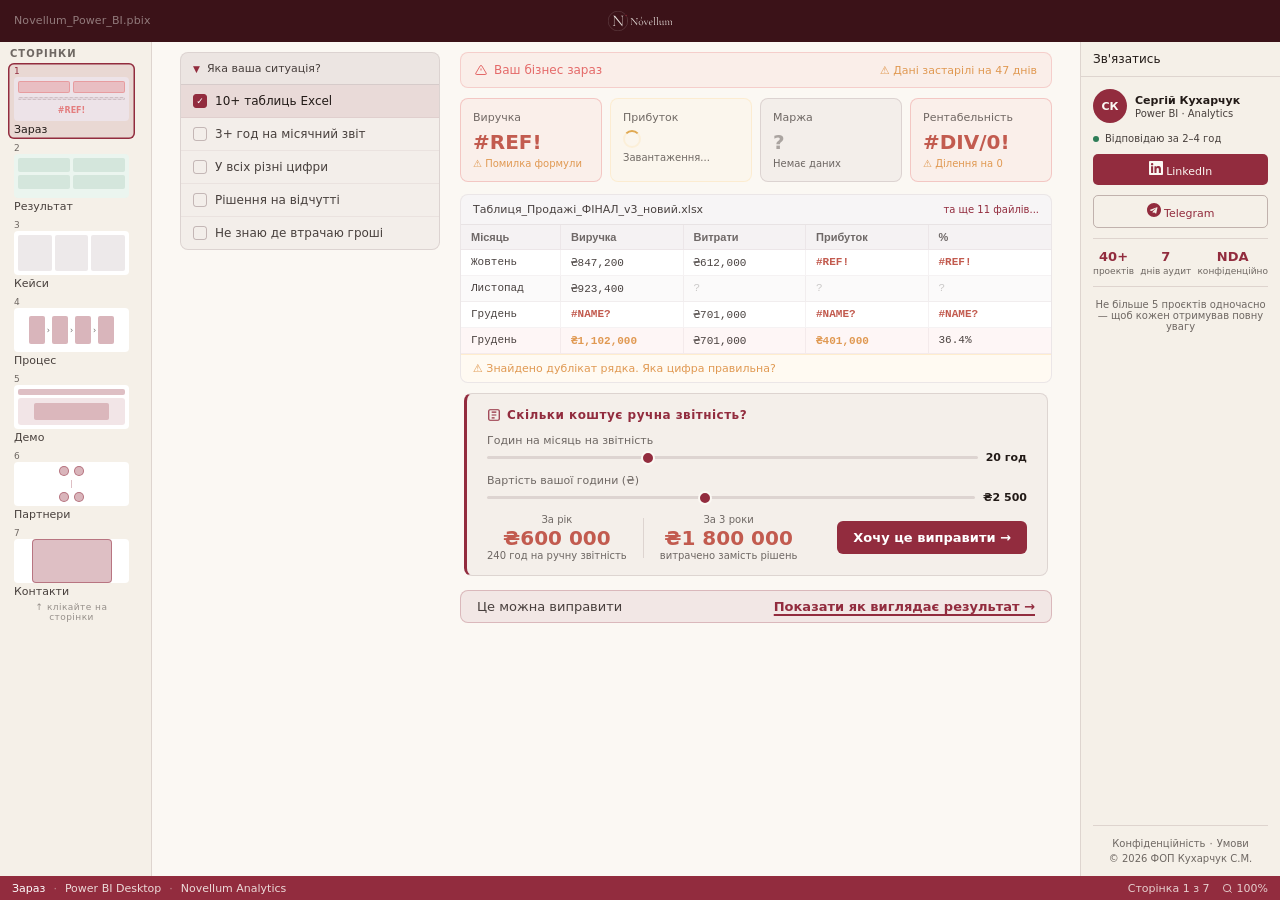
<file: index.html>
<!doctype html>
<html lang="uk">
<head>
  <meta charset="utf-8">
  <meta name="viewport" content="width=device-width, initial-scale=1">
  <title>Novellum · Управлінська аналітика</title>
  <meta name="description" content="Power BI аналітика для власників бізнесу. Від хаосу в таблицях до рішень на основі даних.">
  <meta name="theme-color" content="#3B1218">
  <!-- Fira Sans: self-hosted from novellum-site prod repo (exact same files as novellum.co) -->
  <style>
    @font-face{font-family:'Fira Sans';font-style:normal;font-weight:300;font-display:optional;src:url('assets/fonts/fira-sans-cyrillic-ext-300.woff2') format('woff2');unicode-range:U+0460-052F,U+1C80-1C8A,U+20B4,U+2DE0-2DFF,U+A640-A69F,U+FE2E-FE2F}
    @font-face{font-family:'Fira Sans';font-style:normal;font-weight:300;font-display:optional;src:url('assets/fonts/fira-sans-cyrillic-300.woff2') format('woff2');unicode-range:U+0301,U+0400-045F,U+0490-0491,U+04B0-04B1,U+2116}
    @font-face{font-family:'Fira Sans';font-style:normal;font-weight:300;font-display:optional;src:url('assets/fonts/fira-sans-latin-300.woff2') format('woff2');unicode-range:U+0000-00FF,U+0131,U+0152-0153,U+02BB-02BC,U+02C6,U+02DA,U+02DC,U+0304,U+0308,U+0329,U+2000-206F,U+20AC,U+2122,U+2191,U+2193,U+2212,U+2215,U+FEFF,U+FFFD}
    @font-face{font-family:'Fira Sans';font-style:normal;font-weight:400;font-display:optional;src:url('assets/fonts/fira-sans-cyrillic-ext-400.woff2') format('woff2');unicode-range:U+0460-052F,U+1C80-1C8A,U+20B4,U+2DE0-2DFF,U+A640-A69F,U+FE2E-FE2F}
    @font-face{font-family:'Fira Sans';font-style:normal;font-weight:400;font-display:optional;src:url('assets/fonts/fira-sans-cyrillic-400.woff2') format('woff2');unicode-range:U+0301,U+0400-045F,U+0490-0491,U+04B0-04B1,U+2116}
    @font-face{font-family:'Fira Sans';font-style:normal;font-weight:400;font-display:optional;src:url('assets/fonts/fira-sans-latin-400.woff2') format('woff2');unicode-range:U+0000-00FF,U+0131,U+0152-0153,U+02BB-02BC,U+02C6,U+02DA,U+02DC,U+0304,U+0308,U+0329,U+2000-206F,U+20AC,U+2122,U+2191,U+2193,U+2212,U+2215,U+FEFF,U+FFFD}
    @font-face{font-family:'Fira Sans';font-style:normal;font-weight:600;font-display:optional;src:url('assets/fonts/fira-sans-cyrillic-ext-600.woff2') format('woff2');unicode-range:U+0460-052F,U+1C80-1C8A,U+20B4,U+2DE0-2DFF,U+A640-A69F,U+FE2E-FE2F}
    @font-face{font-family:'Fira Sans';font-style:normal;font-weight:600;font-display:optional;src:url('assets/fonts/fira-sans-cyrillic-600.woff2') format('woff2');unicode-range:U+0301,U+0400-045F,U+0490-0491,U+04B0-04B1,U+2116}
    @font-face{font-family:'Fira Sans';font-style:normal;font-weight:600;font-display:optional;src:url('assets/fonts/fira-sans-latin-600.woff2') format('woff2');unicode-range:U+0000-00FF,U+0131,U+0152-0153,U+02BB-02BC,U+02C6,U+02DA,U+02DC,U+0304,U+0308,U+0329,U+2000-206F,U+20AC,U+2122,U+2191,U+2193,U+2212,U+2215,U+FEFF,U+FFFD}
    @font-face{font-family:'Fira Sans';font-style:normal;font-weight:700;font-display:optional;src:url('assets/fonts/fira-sans-cyrillic-ext-700.woff2') format('woff2');unicode-range:U+0460-052F,U+1C80-1C8A,U+20B4,U+2DE0-2DFF,U+A640-A69F,U+FE2E-FE2F}
    @font-face{font-family:'Fira Sans';font-style:normal;font-weight:700;font-display:optional;src:url('assets/fonts/fira-sans-cyrillic-700.woff2') format('woff2');unicode-range:U+0301,U+0400-045F,U+0490-0491,U+04B0-04B1,U+2116}
    @font-face{font-family:'Fira Sans';font-style:normal;font-weight:700;font-display:optional;src:url('assets/fonts/fira-sans-latin-700.woff2') format('woff2');unicode-range:U+0000-00FF,U+0131,U+0152-0153,U+02BB-02BC,U+02C6,U+02DA,U+02DC,U+0304,U+0308,U+0329,U+2000-206F,U+20AC,U+2122,U+2191,U+2193,U+2212,U+2215,U+FEFF,U+FFFD}
    @font-face{font-family:'Fira Sans';font-style:normal;font-weight:800;font-display:optional;src:url('assets/fonts/fira-sans-cyrillic-ext-800.woff2') format('woff2');unicode-range:U+0460-052F,U+1C80-1C8A,U+20B4,U+2DE0-2DFF,U+A640-A69F,U+FE2E-FE2F}
    @font-face{font-family:'Fira Sans';font-style:normal;font-weight:800;font-display:optional;src:url('assets/fonts/fira-sans-cyrillic-800.woff2') format('woff2');unicode-range:U+0301,U+0400-045F,U+0490-0491,U+04B0-04B1,U+2116}
    @font-face{font-family:'Fira Sans';font-style:normal;font-weight:800;font-display:optional;src:url('assets/fonts/fira-sans-latin-800.woff2') format('woff2');unicode-range:U+0000-00FF,U+0131,U+0152-0153,U+02BB-02BC,U+02C6,U+02DA,U+02DC,U+0304,U+0308,U+0329,U+2000-206F,U+20AC,U+2122,U+2191,U+2193,U+2212,U+2215,U+FEFF,U+FFFD}
  </style>
  <!-- Cormorant Garamond — used for logo wordmark, headings, large numerals -->
  <link rel="preconnect" href="https://fonts.googleapis.com">
  <link rel="preconnect" href="https://fonts.gstatic.com" crossorigin>
  <link href="https://fonts.googleapis.com/css2?family=Cormorant+Garamond:wght@400;500;600&display=swap" rel="stylesheet">
  <link rel="stylesheet" href="style.css">
</head>
<body>

<div id="shellViewport">
<div class="app-shell" id="appShell">

  <!-- Title bar -->
  <div class="titlebar">
    <div class="tb-left">
      <span class="tb-filename">Novellum_Power_BI.pbix</span>
      <a href="https://linkedin.com/in/serhiy-kukharchuk/" target="_blank" rel="noopener" class="tb-cta-mob">LinkedIn ↗</a>
    </div>
    <div class="tb-center">
      <a href="https://novellum.co" target="_blank" rel="noopener" class="tb-logo-link" aria-label="Novellum" tabindex="-1">
        <svg viewBox="140.5477 246.19444 836.32423 258.30303" xmlns="http://www.w3.org/2000/svg" class="tb-logo-svg">
          <defs>
            <clipPath clipPathUnits="userSpaceOnUse" id="tbClip">
              <path style="fill:#ff0000;fill-opacity:1;fill-rule:nonzero;stroke:none" d="M 280.37305,342.04102 V 634.12695 H 572.45898 V 342.04102 Z m 265.52539,43.62695 c 3.27148,0.0859 4.03761,3.76331 3.77148,8.89844 0.0241,0.0393 0.0494,0.0793 0.0723,0.11914 1.63286,-0.83565 3.14355,-1.21264 4.46679,-1.23438 5.9375,-0.0975 8.09452,6.95545 0.50196,11.78321 -0.45115,0.28685 -0.90438,0.5685 -1.35547,0.85546 -1.19977,0.72027 -2.42039,1.41057 -3.68945,2.00196 0.81362,0.32107 1.61509,0.64423 2.39257,0.9707 9.83053,0.59237 16.47874,2.93774 7.51953,13.10938 0.15037,-0.1144 0.24939,-0.18947 0.32618,-0.24805 0.16197,-0.3305 0.52729,-0.52961 0.80078,-0.78711 -0.018,0.0181 -0.0364,0.0358 -0.0469,0.0469 -0.1917,0.20242 -0.35681,0.37781 -0.50195,0.53321 0.10474,-0.0939 0.24581,-0.22908 0.55273,-0.51563 -0.22536,0.21094 -0.72934,0.82817 -0.83007,0.85742 h -0.002 l -0.002,0.002 h -0.002 l -0.002,-0.002 h -0.002 -0.002 l -0.002,-0.002 v -0.002 h -0.002 v -0.002 -0.002 -0.002 c -2.3e-4,-0.004 -10e-4,-0.01 0,-0.0156 -0.59091,0.63515 -0.86311,0.92501 -1.74414,1.72071 -0.0924,0.0834 0.17211,-0.18119 0.25781,-0.27149 0.42783,-0.45087 0.82832,-0.88726 1.20117,-1.31054 -0.15956,0.12139 -0.37617,0.28706 -0.67968,0.52343 -7.75376,6.03838 -11.01083,5.5006 -12.04297,1.68164 -0.20613,0.0731 -0.4147,0.14668 -0.625,0.22071 -0.52965,0.19929 -1.09682,0.37675 -1.62695,0.58984 -0.2209,0.0888 -0.74621,0.41402 -0.82422,0.42188 h -0.002 -0.002 -0.002 l -0.002,-0.002 h -0.002 v -0.002 -0.002 -0.002 -0.002 c 0.004,-0.008 0.0177,-0.0235 0.0371,-0.043 0.18017,-0.18022 0.42395,-0.27968 0.63672,-0.41992 0.84351,-0.55599 1.58482,-1.08579 2.23047,-1.58984 -0.37382,-2.15367 -0.21672,-5.08972 0.17578,-8.38282 -2.17751,-0.95674 -5.17986,-1.69617 -8.35938,-2.38672 -0.76287,0.33618 -1.52468,0.67552 -2.28515,1.01758 -2.71108,1.19335 -5.4255,2.38163 -8.09961,3.65625 -9.21584,4.39278 -14.33861,-3.26443 -8.15039,-8.53125 -2.97775,-2.49902 -2.10581,-7.806 4.66015,-10.4707 0.0983,-0.0387 0.19492,-0.0779 0.29297,-0.11719 1.04839,-0.78155 2.40528,-1.46892 4.08985,-1.98828 0.31551,-0.0973 0.5683,-0.13351 0.85351,-0.33789 0.17058,-0.11456 0.34236,-0.23128 0.51563,-0.34766 0.032,-0.0297 0.0654,-0.0581 0.0976,-0.0879 0.24903,-0.23037 0.49876,-0.45937 0.74805,-0.68945 0.22289,-0.3529 2.39774,-2.29002 2.45703,-2.39453 l 0.002,-0.002 v -0.002 c -0.0142,0.005 -0.0752,0.047 -0.18555,0.13477 1.94456,-1.70896 0.83198,-0.79672 3.38867,-2.68164 4.14386,-3.05507 7.04251,-4.31959 9.02344,-4.26758 z" />
            </clipPath>
          </defs>
          <circle style="fill:#000000;fill-opacity:0;stroke:#FBF8F3;stroke-width:4.26603;stroke-linecap:round;stroke-dasharray:none;stroke-opacity:0.5" cx="426.41599" cy="488.08459" r="143.64278" clip-path="url(#tbClip)" transform="matrix(0.88595999,0,0,0.88595999,-108.08828,-57.077463)" />
          <circle style="fill:#922C3E;fill-opacity:1" cx="374.25168" cy="304.96124" r="10.13118" />
          <path d="M 217.71237,417.61796 V 311.25518 l 4.96215,0.4315 v 105.93128 q 0,11.2188 3.88343,16.18095 3.88343,4.74642 12.94476,4.74642 0.64724,0 0.64724,1.29447 0,1.29448 -0.64724,1.29448 -4.31492,0 -8.84558,-0.21575 -4.53067,-0.21574 -10.14007,-0.21574 -5.39365,0 -10.3558,0.21574 -4.96216,0.21575 -9.49283,0.21575 -0.43149,0 -0.43149,-1.29448 0,-1.29447 0.43149,-1.29447 9.49283,0 13.16051,-4.74642 3.88343,-4.96215 3.88343,-16.18095 z m 108.73598,26.10527 q 0,0.43149 -1.07873,0.43149 -1.07873,0.21575 -1.51022,0 L 224.61624,323.9842 q -7.33537,-8.84559 -13.16051,-11.86603 -5.60939,-3.23619 -10.7873,-3.23619 -0.64724,0 -0.64724,-1.29448 0,-1.29447 0.64724,-1.29447 3.88343,0 7.76686,0.21574 4.09917,0.21575 7.33536,0.21575 3.88343,0 7.33537,-0.21575 3.45193,-0.21574 5.1779,-0.21574 2.8047,0 3.88343,2.58895 1.07873,2.3732 6.25663,8.62984 l 86.2984,105.93129 z m 0,-113.69814 v 113.69814 l -4.96216,-6.68813 V 330.02509 q 0,-11.2188 -3.88343,-16.18095 -3.66768,-4.96216 -12.51326,-4.96216 -0.4315,0 -0.4315,-1.29448 0,-1.29447 0.4315,-1.29447 4.31492,0 8.84558,0.43149 4.74641,0.21574 10.14006,0.21574 5.17791,0 10.14007,-0.21574 5.1779,-0.43149 9.49282,-0.43149 0.64724,0 0.64724,1.29447 0,1.29448 -0.64724,1.29448 -9.27708,0 -13.37625,4.96216 -3.88343,4.96215 -3.88343,16.18095 z" style="fill:#FBF8F3;stroke-width:8.98948" aria-label="N" />
          <path d="m 443.47911,411.59051 v -71.41844 l 3.33189,0.28973 v 71.12871 q 0,7.53298 2.60757,10.86488 2.60757,3.18703 8.6919,3.18703 0.4346,0 0.4346,0.86919 0,0.86919 -0.4346,0.86919 -2.8973,0 -5.93946,-0.14487 -3.04217,-0.14486 -6.80866,-0.14486 -3.62162,0 -6.95352,0.14486 -3.33189,0.14487 -6.37406,0.14487 -0.28973,0 -0.28973,-0.86919 0,-0.86919 0.28973,-0.86919 6.37406,0 8.83677,-3.18703 2.60757,-3.3319 2.60757,-10.86488 z m 73.01196,17.52867 q 0,0.28973 -0.72433,0.28973 -0.72432,0.14486 -1.01405,0 l -66.6379,-80.68981 q -4.92541,-5.93946 -8.83677,-7.96757 -3.76649,-2.17298 -7.24325,-2.17298 -0.43459,0 -0.43459,-0.86919 0,-0.86919 0.43459,-0.86919 2.60757,0 5.21514,0.14486 2.75244,0.14487 4.92541,0.14487 2.60757,0 4.92541,-0.14487 2.31784,-0.14486 3.47676,-0.14486 1.88325,0 2.60757,1.73838 0.72433,1.59352 4.20109,5.7946 l 57.946,71.12872 z m 0,-76.34386 v 76.34386 l -3.3319,-4.49082 v -71.85304 q 0,-7.53298 -2.60757,-10.86487 -2.4627,-3.3319 -8.40217,-3.3319 -0.28973,0 -0.28973,-0.86919 0,-0.86919 0.28973,-0.86919 2.8973,0 5.93947,0.28973 3.18703,0.14486 6.80865,0.14486 3.47676,0 6.80866,-0.14486 3.47676,-0.28973 6.37406,-0.28973 0.4346,0 0.4346,0.86919 0,0.86919 -0.4346,0.86919 -6.22919,0 -8.98163,3.3319 -2.60757,3.33189 -2.60757,10.86487 z m 48.38481,76.48872 q -8.54704,0 -14.9211,-4.20108 -6.37406,-4.20109 -9.85082,-11.15461 -3.47676,-7.09838 -3.47676,-15.21082 0,-7.53298 2.75244,-13.03785 2.75243,-5.50487 7.38811,-8.98163 4.63568,-3.62163 9.99569,-5.36001 5.50487,-1.73838 10.72001,-1.73838 8.83677,0 15.06596,4.34595 6.37406,4.34595 9.70596,11.15461 3.33189,6.80865 3.33189,14.34163 0,9.27136 -4.20108,15.93515 -4.20109,6.66379 -11.15461,10.28542 -6.95352,3.62162 -15.35569,3.62162 z m 4.20109,-2.75243 q 7.67784,0 12.16866,-5.36001 4.49081,-5.50487 4.49081,-17.67353 0,-9.12649 -3.04216,-16.08001 -2.8973,-7.09839 -8.11244,-11.00974 -5.21514,-4.05622 -11.87894,-4.05622 -7.67784,0 -12.02379,5.64973 -4.34595,5.64974 -4.34595,16.22488 0,8.83677 2.8973,16.22488 2.8973,7.38812 7.96757,11.73407 5.21514,4.34595 11.87894,4.34595 z m -3.18704,-67.79682 q -0.14486,0.43459 -1.01405,0.28973 -0.72433,-0.28973 -0.57946,-0.57946 l 7.67785,-34.76761 q 0.14486,-0.43459 1.44865,-0.86919 1.44865,-0.57946 3.18703,-0.86919 1.73838,-0.43459 3.04216,-0.43459 1.30379,0 1.01406,0.57946 z m 97.3493,12.74812 q 0.28973,0 0.28973,0.86919 0,0.86919 -0.28973,0.86919 -3.62162,0 -6.22919,2.31784 -2.46271,2.17297 -4.92541,8.2573 l -18.10813,43.4595 q -0.14486,0.57946 -1.59351,0.57946 -1.30379,0 -1.59352,-0.57946 l -20.2811,-43.74923 q -3.04217,-6.51892 -5.07028,-8.40217 -1.88324,-1.88324 -4.63568,-1.88324 -0.43459,0 -0.43459,-0.86919 0,-0.86919 0.43459,-0.86919 2.17298,0 4.63568,0.14486 2.60757,0.14487 5.36001,0.14487 4.92541,0 8.54703,-0.14487 3.62163,-0.14486 6.66379,-0.14486 0.4346,0 0.4346,0.86919 0,0.86919 -0.4346,0.86919 -4.49081,0 -7.09838,1.15892 -2.60757,1.01405 -1.01406,4.49081 l 18.54273,39.40328 -4.20109,5.93947 16.94921,-41.14166 q 2.17297,-5.21514 -0.4346,-7.53298 -2.4627,-2.31784 -9.99568,-2.31784 -0.28973,0 -0.28973,-0.86919 0,-0.86919 0.28973,-0.86919 3.47676,0 6.51892,0.14486 3.18703,0.14487 8.11244,0.14487 3.04217,0 4.92541,-0.14487 2.02811,-0.14486 4.92541,-0.14486 z m 32.16003,57.65627 q -8.6919,0 -14.63136,-3.91136 -5.93947,-4.05622 -8.98163,-10.43028 -2.8973,-6.37406 -2.8973,-13.47244 0,-8.83677 4.05622,-15.79029 4.05622,-7.09838 11.00974,-11.1546 7.09838,-4.20109 15.50055,-4.20109 8.25731,0 12.45839,4.34595 4.34596,4.34595 4.34596,12.16866 0,1.88325 -0.4346,2.8973 -0.28973,0.86919 -1.30378,0.86919 H 706.409 q 0.57946,-8.83676 -2.60757,-13.03785 -3.18703,-4.34595 -9.12649,-4.34595 -7.67785,0 -12.0238,6.08433 -4.20108,6.08433 -4.20108,16.65948 0,8.2573 2.60757,14.63136 2.60757,6.37406 7.67784,9.99569 5.07028,3.62162 12.31353,3.62162 4.92541,0 8.11244,-1.44865 3.18703,-1.44865 6.37406,-3.33189 0.28973,-0.28973 0.72433,0.43459 0.57946,0.57946 0.28973,1.01406 -5.07028,4.49081 -10.43029,6.51892 -5.21514,1.88325 -10.72001,1.88325 z m -19.55677,-38.53409 -0.14487,-1.88325 32.88436,-0.57946 v 2.31784 z m 52.73101,36.79571 q -0.43459,0 -0.43459,-0.86919 0,-0.86919 0.43459,-0.86919 5.64974,0 7.38812,-1.88325 1.73838,-2.02811 1.73838,-8.11244 v -74.8952 q 0,-5.07028 -1.01406,-7.38812 -1.01405,-2.46271 -3.62162,-2.46271 -2.17298,0 -6.66379,2.02811 -0.4346,0.28973 -0.86919,-0.57946 -0.4346,-0.86919 0.14486,-1.01405 l 18.54272,-8.83677 q 0.28973,-0.14486 0.72433,-0.14486 0.28973,0 0.72432,0.43459 0.57946,0.28973 0.57946,0.72433 v 92.13414 q 0,6.08433 1.59352,8.11244 1.59351,1.88325 7.38811,1.88325 0.4346,0 0.4346,0.86919 0,0.86919 -0.4346,0.86919 -2.4627,0 -5.93946,-0.14487 -3.47676,-0.14486 -7.38812,-0.14486 -3.76649,0 -7.38811,0.14486 -3.47676,0.14487 -5.93947,0.14487 z m 37.37506,0 q -0.43459,0 -0.43459,-0.86919 0,-0.86919 0.43459,-0.86919 5.64974,0 7.38812,-1.88325 1.73838,-2.02811 1.73838,-8.11244 v -74.8952 q 0,-5.07028 -1.01406,-7.38812 -1.01405,-2.46271 -3.62162,-2.46271 -2.17298,0 -6.66379,2.02811 -0.4346,0.28973 -0.86919,-0.57946 -0.4346,-0.86919 0.14486,-1.01405 l 18.54272,-8.83677 q 0.28973,-0.14486 0.72433,-0.14486 0.28973,0 0.72432,0.43459 0.57946,0.28973 0.57946,0.72433 v 92.13414 q 0,6.08433 1.59352,8.11244 1.59351,1.88325 7.38811,1.88325 0.4346,0 0.4346,0.86919 0,0.86919 -0.4346,0.86919 -2.4627,0 -5.93946,-0.14487 -3.47676,-0.14486 -7.38812,-0.14486 -3.76649,0 -7.38811,0.14486 -3.47676,0.14487 -5.93947,0.14487 z m 57.94592,1.15892 q -7.09838,0 -11.29947,-4.49082 -4.05622,-4.63568 -4.05622,-13.32758 v -22.16434 q 0,-5.64974 -1.01405,-8.11244 -0.86919,-2.60757 -3.3319,-2.60757 -2.02811,0 -4.92541,1.44865 -0.57946,0.14486 -1.01405,-0.72433 -0.28973,-0.86919 0.28973,-1.01405 l 16.08001,-7.24325 q 0.28973,-0.14487 0.57946,-0.14487 0.4346,0 0.86919,0.4346 0.57946,0.28973 0.57946,0.72432 v 34.62274 q 0,8.54703 3.04217,12.74812 3.04216,4.05622 9.12649,4.05622 5.50487,0 11.00974,-3.3319 5.64974,-3.33189 9.85082,-8.98163 l 0.72433,1.59352 q -6.66379,8.54703 -13.18272,12.60325 -6.37406,3.91136 -13.32758,3.91136 z m 31.14598,-57.22168 v 40.5622 q 0,4.92541 1.15892,7.09839 1.15892,2.17297 3.91136,2.17297 1.44865,0 3.18703,-0.43459 1.88324,-0.57946 4.49081,-1.59352 0.72433,-0.28973 1.01406,0.57946 0.28973,0.72433 -0.28973,1.01406 l -16.94921,7.96757 q -0.28973,0.14487 -0.57946,0.14487 -1.15892,0 -2.60757,-3.04217 -1.44865,-3.18703 -1.44865,-8.98163 v -28.24867 q 0,-5.64974 -1.01406,-8.11244 -0.86919,-2.60757 -3.33189,-2.60757 -2.02811,0 -4.92541,1.44865 -0.57946,0.14486 -0.86919,-0.72433 -0.28973,-0.86919 0.28973,-1.01405 l 16.08001,-7.24325 q 0.28973,-0.14487 0.4346,-0.14487 0.43459,0 0.86919,0.4346 0.57946,0.28973 0.57946,0.72432 z m 95.03145,56.06276 q -0.43459,0 -0.43459,-0.86919 0,-0.86919 0.43459,-0.86919 5.64974,0 7.38812,-1.88325 1.73838,-2.02811 1.73838,-8.11244 V 392.6132 q 0,-16.94921 -12.45839,-16.94921 -5.21514,0 -10.43028,3.47676 -5.07028,3.3319 -8.98163,9.1265 l -0.57946,-1.73838 q 6.22919,-8.6919 12.31352,-12.60326 6.08433,-3.91135 12.45839,-3.91135 7.53298,0 11.5892,4.34595 4.20109,4.20108 4.20109,13.18271 v 28.10381 q 0,6.08433 1.59351,8.11244 1.73838,1.88325 7.53298,1.88325 0.4346,0 0.4346,0.86919 0,0.86919 -0.4346,0.86919 -2.4627,0 -5.93946,-0.14487 -3.47676,-0.14486 -7.24325,-0.14486 -3.76649,0 -7.24325,0.14486 -3.3319,0.14487 -5.93947,0.14487 z m -37.37517,0 q -0.43459,0 -0.43459,-0.86919 0,-0.86919 0.43459,-0.86919 5.64974,0 7.24325,-1.88325 1.73838,-2.02811 1.73838,-8.11244 V 392.6132 q 0,-16.94921 -12.31352,-16.94921 -5.21514,0 -10.43028,3.47676 -5.07028,3.3319 -8.98163,9.1265 l -0.57946,-1.73838 q 6.08433,-8.6919 12.16866,-12.60326 6.08433,-3.91135 12.45839,-3.91135 7.53298,0 11.73406,4.20108 4.20109,4.20109 4.20109,13.03785 v 28.39354 q 0,6.08433 1.59351,8.11244 1.73838,1.88325 7.53298,1.88325 0.4346,0 0.4346,0.86919 0,0.86919 -0.4346,0.86919 -2.60757,0 -6.08433,-0.14487 -3.33189,-0.14486 -7.09838,-0.14486 -3.76649,0 -7.24325,0.14486 -3.47676,0.14487 -5.93947,0.14487 z m -37.2303,0 q -0.4346,0 -0.4346,-0.86919 0,-0.86919 0.4346,-0.86919 5.64973,0 7.24325,-1.88325 1.73838,-2.02811 1.73838,-8.11244 v -28.68327 q 0,-4.78054 -1.15892,-6.95352 -1.01406,-2.31784 -3.91136,-2.31784 -1.44865,0 -3.47676,0.57946 -1.88325,0.57946 -4.34595,1.59352 -0.57946,0.14486 -1.01406,-0.57946 -0.28973,-0.72433 0.28973,-1.01406 l 16.80435,-7.96757 q 0.43459,-0.14487 0.86919,-0.14487 1.01405,0 2.60757,3.04217 1.59351,3.04216 1.59351,8.83676 v 33.60868 q 0,6.08433 1.59352,8.11244 1.73838,1.88325 7.38811,1.88325 0.4346,0 0.4346,0.86919 0,0.86919 -0.4346,0.86919 -2.4627,0 -5.93946,-0.14487 -3.3319,-0.14486 -7.09839,-0.14486 -3.76649,0 -7.24325,0.14486 -3.47676,0.14487 -5.93946,0.14487 z" style="fill:#FBF8F3;stroke-width:6.03603" aria-label="Nóvellum" />
        </svg>
      </a>
    </div>
    <div class="tb-right">
    </div>
  </div>

  <!-- Mobile nav (sticky below titlebar on mobile) -->
  <div class="mobile-nav" id="mobileNav">
    <a href="./" class="mn-item active" data-page="pain">Зараз</a>
    <a href="solution" class="mn-item" data-page="solution">Результат</a>
    <a href="cases" class="mn-item" data-page="cases">Кейси</a>
    <a href="process" class="mn-item" data-page="process">Процес</a>
    <a href="demo" class="mn-item mn-item-desktop-only" data-page="demo">Демо</a>
    <a href="partners" class="mn-item" data-page="partners">Партнери</a>
    <a href="contact" class="mn-item" data-page="contact">Контакти</a>
  </div>

  <!-- App body -->
  <div class="app-body">

    <!-- Pages panel -->
    <div class="pages-panel">
      <div class="pp-title">СТОРІНКИ</div>
      <div class="pp-list" id="ppList">

        <div class="pp-item active" data-page="pain" data-name="Зараз" data-num="1">
          <div class="pp-num">1</div>
          <div class="pp-thumb pp-thumb-pain">
            <div class="ppt-broken">
              <div class="ppt-err-row"><span class="ppt-err-dot"></span><span class="ppt-err-dot"></span></div>
              <div class="ppt-grey-chart"></div>
              <div class="ppt-ref">#REF!</div>
            </div>
          </div>
          <div class="pp-name">Зараз</div>
        </div>

        <div class="pp-item" data-page="solution" data-name="Результат" data-num="2">
          <div class="pp-num">2</div>
          <div class="pp-thumb pp-thumb-solution">
            <div class="ppt-kpis">
              <div class="ppt-kpi"></div><div class="ppt-kpi"></div>
              <div class="ppt-kpi"></div><div class="ppt-kpi"></div>
            </div>
            <div class="ppt-chart"></div>
          </div>
          <div class="pp-name">Результат</div>
        </div>

        <div class="pp-item" data-page="cases" data-name="Кейси" data-num="3">
          <div class="pp-num">3</div>
          <div class="pp-thumb">
            <div class="ppt-cards">
              <div class="ppt-card"></div><div class="ppt-card"></div><div class="ppt-card"></div>
            </div>
          </div>
          <div class="pp-name">Кейси</div>
        </div>

        <div class="pp-item" data-page="process" data-name="Процес" data-num="4">
          <div class="pp-num">4</div>
          <div class="pp-thumb">
            <div class="ppt-flow">
              <div class="ppt-step"></div><div class="ppt-arr">›</div>
              <div class="ppt-step"></div><div class="ppt-arr">›</div>
              <div class="ppt-step"></div><div class="ppt-arr">›</div>
              <div class="ppt-step"></div>
            </div>
          </div>
          <div class="pp-name">Процес</div>
        </div>

        <div class="pp-item" data-page="demo" data-name="Демо" data-num="5">
          <div class="pp-num">5</div>
          <div class="pp-thumb pp-thumb-demo">
            <div class="ppt-demo">
              <div class="ppt-demo-bar"></div>
              <div class="ppt-demo-screen">
                <div class="ppt-demo-chart"></div>
              </div>
            </div>
          </div>
          <div class="pp-name">Демо</div>
        </div>

        <div class="pp-item" data-page="partners" data-name="Партнери" data-num="6">
          <div class="pp-num">6</div>
          <div class="pp-thumb pp-thumb-partners">
            <div class="ppt-partners">
              <div class="ppt-p-row"><div class="ppt-p-dot"></div><div class="ppt-p-dot"></div></div>
              <div class="ppt-p-line"></div>
              <div class="ppt-p-row"><div class="ppt-p-dot"></div><div class="ppt-p-dot"></div></div>
            </div>
          </div>
          <div class="pp-name">Партнери</div>
        </div>

        <div class="pp-item" data-page="contact" data-name="Контакти" data-num="7">
          <div class="pp-num">7</div>
          <div class="pp-thumb">
            <div class="ppt-contact"><div class="ppt-contact-box"></div></div>
          </div>
          <div class="pp-name">Контакти</div>
        </div>

      <div class="pp-hint">↑ клікайте на сторінки</div>
      </div>
    </div>

    <!-- Canvas area -->
    <div class="canvas-area" id="canvasArea">
      <canvas id="bgCanvas"></canvas>
      <div class="page-load-bar" id="pageLoadBar"><div class="plb-fill" id="plbFill"></div></div>

      <!-- ══════════════════════════════════════
           PAGE 1: ЗАРАЗ — Їхній поточний біль
      ══════════════════════════════════════ -->
      <div class="rpage active" id="page-pain">
        <div class="rpage-scroll">
          <div class="pain-layout">

            <!-- Left: Pain slicers (PBI slicer style) -->
            <div class="pain-left">
              <div class="slicer-panel">
                <div class="slicer-header">
                  <div class="slicer-icon">▼</div>
                  Яка ваша ситуація?
                </div>
                <div class="slicer-items" id="slicerItems">
                  <div class="slicer-item active" data-pain="excel">
                    <div class="si-check">✓</div>
                    <div class="si-text">10+ таблиць Excel</div>
                  </div>
                  <div class="slicer-item" data-pain="hours">
                    <div class="si-check"></div>
                    <div class="si-text">3+ год на місячний звіт</div>
                  </div>
                  <div class="slicer-item" data-pain="versions">
                    <div class="si-check"></div>
                    <div class="si-text">У всіх різні цифри</div>
                  </div>
                  <div class="slicer-item" data-pain="decisions">
                    <div class="si-check"></div>
                    <div class="si-text">Рішення на відчутті</div>
                  </div>
                  <div class="slicer-item" data-pain="blind">
                    <div class="si-check"></div>
                    <div class="si-text">Не знаю де втрачаю гроші</div>
                  </div>
                </div>
              </div>

            </div>

            <!-- Right: Broken dashboard (their current reality) -->
            <div class="pain-right">
              <div class="pain-dash-header">
                <div class="pdh-left">
                  <svg width="12" height="12" viewBox="0 0 24 24" fill="none" stroke="currentColor" stroke-width="2"><path d="M10.29 3.86L1.82 18a2 2 0 0 0 1.71 3h16.94a2 2 0 0 0 1.71-3L13.71 3.86a2 2 0 0 0-3.42 0z"/><line x1="12" y1="9" x2="12" y2="13"/><line x1="12" y1="17" x2="12.01" y2="17"/></svg>
                  Ваш бізнес зараз
                </div>
                <div class="pdh-right">
                  <div class="pdh-stale">⚠ Дані застарілі на 47 днів</div>
                </div>
              </div>

              <!-- Pain: Excel chaos -->
              <div class="pain-visual active" id="pain-excel">
                <div class="broken-kpis">
                  <div class="bkpi err">
                    <div class="bkpi-l">Виручка</div>
                    <div class="bkpi-v">#REF!</div>
                    <div class="bkpi-d warn">⚠ Помилка формули</div>
                  </div>
                  <div class="bkpi loading">
                    <div class="bkpi-l">Прибуток</div>
                    <div class="bkpi-v">
                      <div class="spinner"></div>
                    </div>
                    <div class="bkpi-d muted">Завантаження...</div>
                  </div>
                  <div class="bkpi">
                    <div class="bkpi-l">Маржа</div>
                    <div class="bkpi-v grey">?</div>
                    <div class="bkpi-d muted">Немає даних</div>
                  </div>
                  <div class="bkpi err">
                    <div class="bkpi-l">Рентабельність</div>
                    <div class="bkpi-v">#DIV/0!</div>
                    <div class="bkpi-d warn">⚠ Ділення на 0</div>
                  </div>
                </div>
                <div class="excel-table">
                  <div class="et-header">
                    <span>Таблиця_Продажі_ФІНАЛ_v3_новий.xlsx</span>
                    <span class="et-files">та ще 11 файлів...</span>
                  </div>
                  <div class="et-rows">
                    <div class="et-row header"><span>Місяць</span><span>Виручка</span><span>Витрати</span><span>Прибуток</span><span>%</span></div>
                    <div class="et-row"><span>Жовтень</span><span class="ok">₴847,200</span><span class="ok">₴612,000</span><span class="err-cell">#REF!</span><span class="err-cell">#REF!</span></div>
                    <div class="et-row alt"><span>Листопад</span><span class="ok">₴923,400</span><span class="warn-cell">?</span><span class="warn-cell">?</span><span class="warn-cell">?</span></div>
                    <div class="et-row"><span>Грудень</span><span class="err-cell">#NAME?</span><span class="ok">₴701,000</span><span class="err-cell">#NAME?</span><span class="err-cell">#NAME?</span></div>
                    <div class="et-row alt conflict"><span>Грудень</span><span class="conflict-cell" title="Інша версія!">₴1,102,000</span><span class="ok">₴701,000</span><span class="conflict-cell">₴401,000</span><span class="ok">36.4%</span></div>
                  </div>
                  <div class="et-note">⚠ Знайдено дублікат рядка. Яка цифра правильна?</div>
                </div>
              </div>

              <!-- Pain: Hours wasted -->
              <div class="pain-visual" id="pain-hours">
                <div class="broken-kpis">
                  <div class="bkpi loading" style="grid-column:span 2">
                    <div class="bkpi-l">Місячний звіт</div>
                    <div class="bkpi-v hours-val">2год 47хв</div>
                    <div class="bkpi-d warn">⏳ В процесі зведення...</div>
                  </div>
                  <div class="bkpi">
                    <div class="bkpi-l">Залишилось</div>
                    <div class="bkpi-v grey">∼1год</div>
                    <div class="bkpi-d muted">Приблизно</div>
                  </div>
                  <div class="bkpi err">
                    <div class="bkpi-l">Статус</div>
                    <div class="bkpi-v" style="font-size:11px;color:#E05252">Рішення<br>чекають</div>
                    <div class="bkpi-d warn">Щомісяця</div>
                  </div>
                </div>
                <div class="hours-timeline">
                  <div class="ht-title">Ваш місячний ритуал зведення звітів</div>
                  <div class="ht-steps">
                    <div class="ht-step done"><div class="ht-dot"></div><span>Вивантажити з CRM</span><em>→ 25 хв</em></div>
                    <div class="ht-step done"><div class="ht-dot"></div><span>Вивантажити з 1С</span><em>→ 15 хв</em></div>
                    <div class="ht-step done"><div class="ht-dot"></div><span>Склеїти в Excel</span><em>→ 45 хв</em></div>
                    <div class="ht-step active"><div class="ht-dot pulse"></div><span>Перевірити чому не сходиться</span><em>→ ∼60 хв</em></div>
                    <div class="ht-step"><div class="ht-dot empty"></div><span>Зробити красивий звіт</span><em>→ ?</em></div>
                    <div class="ht-step"><div class="ht-dot empty"></div><span>Відправити керівнику</span><em>→ ?</em></div>
                  </div>
                  <div class="ht-total">Разом щомісяця: <strong>3–5 годин</strong> · щороку: <strong>36–60 годин</strong></div>
                </div>
              </div>

              <!-- Pain: Different versions of truth -->
              <div class="pain-visual" id="pain-versions">
                <div class="broken-kpis">
                  <div class="bkpi err" style="grid-column:span 4">
                    <div class="bkpi-l">Виручка за грудень — хто правий?</div>
                    <div class="bkpi-v" style="font-size:13px;color:#E05252">Три різні відповіді</div>
                    <div class="bkpi-d warn">⚠ Дані з різних систем не збігаються</div>
                  </div>
                </div>
                <div class="versions-fight">
                  <div class="vf-source">
                    <div class="vf-label">
                      <svg width="12" height="12" viewBox="0 0 24 24" fill="none" stroke="currentColor" stroke-width="2"><path d="M14 2H6a2 2 0 0 0-2 2v16a2 2 0 0 0 2 2h12a2 2 0 0 0 2-2V8z"/></svg>
                      Бухгалтерія (1С)
                    </div>
                    <div class="vf-val">₴1,247,000</div>
                    <div class="vf-note">Без ПДВ, за датою оплати</div>
                  </div>
                  <div class="vf-vs">≠</div>
                  <div class="vf-source conflict">
                    <div class="vf-label">
                      <svg width="12" height="12" viewBox="0 0 24 24" fill="none" stroke="currentColor" stroke-width="2"><rect x="3" y="3" width="7" height="7"/><rect x="14" y="3" width="7" height="7"/><rect x="14" y="14" width="7" height="7"/><rect x="3" y="14" width="7" height="7"/></svg>
                      CRM (менеджери)
                    </div>
                    <div class="vf-val">₴1,380,000</div>
                    <div class="vf-note">З ПДВ, за датою відвантаження</div>
                  </div>
                  <div class="vf-vs">≠</div>
                  <div class="vf-source">
                    <div class="vf-label">
                      <svg width="12" height="12" viewBox="0 0 24 24" fill="none" stroke="currentColor" stroke-width="2"><rect x="2" y="3" width="20" height="14" rx="2"/><line x1="8" y1="21" x2="16" y2="21"/><line x1="12" y1="17" x2="12" y2="21"/></svg>
                      Сайт (аналітика)
                    </div>
                    <div class="vf-val">₴1,195,000</div>
                    <div class="vf-note">Тільки онлайн-замовлення</div>
                  </div>
                </div>
                <div class="versions-question">
                  Хто правий? Яку цифру ставити в звіт?
                  <span class="vq-answer">Ніхто не знає.</span>
                </div>
              </div>

              <!-- Pain: Gut decisions -->
              <div class="pain-visual" id="pain-decisions">
                <div class="broken-kpis">
                  <div class="bkpi empty"><div class="bkpi-l">Найприбутковіший продукт</div><div class="bkpi-v ghost">—</div><div class="bkpi-d muted">Немає даних</div></div>
                  <div class="bkpi empty"><div class="bkpi-l">Найслабший канал</div><div class="bkpi-v ghost">—</div><div class="bkpi-d muted">Немає даних</div></div>
                  <div class="bkpi empty"><div class="bkpi-l">Прогноз на місяць</div><div class="bkpi-v ghost">—</div><div class="bkpi-d muted">Немає даних</div></div>
                  <div class="bkpi empty"><div class="bkpi-l">ROI маркетингу</div><div class="bkpi-v ghost">—</div><div class="bkpi-d muted">Немає даних</div></div>
                </div>
                <div class="empty-chart-wrap">
                  <div class="empty-chart">
                    <div class="ec-placeholder">
                      <svg width="40" height="40" viewBox="0 0 24 24" fill="none" stroke="rgba(255,255,255,0.15)" stroke-width="1.5"><rect x="3" y="3" width="7" height="7"/><rect x="14" y="3" width="7" height="7"/><rect x="14" y="14" width="7" height="7"/><rect x="3" y="14" width="7" height="7"/></svg>
                      <div>Немає даних для відображення</div>
                    </div>
                  </div>
                  <div class="decision-quotes">
                    <div class="dq-item">"Здається, грудень був кращим..."</div>
                    <div class="dq-item">"Я відчуваю що цей продукт прибутковіший"</div>
                    <div class="dq-item">"Зменшимо витрати, мабуть допоможе"</div>
                  </div>
                </div>
              </div>

              <!-- Pain: Blind spots -->
              <div class="pain-visual" id="pain-blind">
                <div class="broken-kpis">
                  <div class="bkpi warn-kpi"><div class="bkpi-l">Збиткові товари</div><div class="bkpi-v">?</div><div class="bkpi-d warn">Не відслідковується</div></div>
                  <div class="bkpi warn-kpi"><div class="bkpi-l">Відтік клієнтів</div><div class="bkpi-v">?</div><div class="bkpi-d warn">Не відслідковується</div></div>
                  <div class="bkpi warn-kpi"><div class="bkpi-l">Витрати по відділах</div><div class="bkpi-v">?</div><div class="bkpi-d warn">Тільки загальне</div></div>
                  <div class="bkpi warn-kpi"><div class="bkpi-l">Cashflow прогноз</div><div class="bkpi-v">?</div><div class="bkpi-d warn">Немає моделі</div></div>
                </div>
                <div class="blind-spots">
                  <div class="bs-title">Що ви не бачите прямо зараз:</div>
                  <div class="bs-list">
                    <div class="bs-item"><div><strong>Скільки коштує кожен клієнт</strong><br><span>і чи окупається залучення</span></div></div>
                    <div class="bs-item"><div><strong>Які продукти з'їдають маржу</strong><br><span>через неочевидні витрати</span></div></div>
                    <div class="bs-item"><div><strong>Коли буде касовий розрив</strong><br><span>щоб встигнути підготуватись</span></div></div>
                    <div class="bs-item"><div><strong>Який канал дає кращих клієнтів</strong><br><span>а не просто більше лідів</span></div></div>
                  </div>
                </div>
              </div>

              <!-- Cost calculator (full width) -->
              <div class="cost-calc-full" id="costCalc">
                <div class="ccf-label">
                  <svg width="14" height="14" viewBox="0 0 24 24" fill="none" stroke="currentColor" stroke-width="2"><rect x="3" y="3" width="18" height="18" rx="2"/><path d="M8 7h8M8 12h8M8 17h5"/></svg>
                  Скільки коштує ручна звітність?
                </div>
                <div class="ccf-body">
                  <div class="ccf-sliders">
                    <div class="ccf-row">
                      <label>Годин на місяць на звітність</label>
                      <div class="calc-slider-wrap">
                        <input type="range" min="1" max="60" value="20" id="hoursSlider" class="calc-slider">
                        <span class="calc-val" id="hoursVal">20 год</span>
                      </div>
                    </div>
                    <div class="ccf-row">
                      <label>Вартість вашої години (₴)</label>
                      <div class="calc-slider-wrap">
                        <input type="range" min="500" max="5000" step="100" value="2500" id="rateSlider" class="calc-slider">
                        <span class="calc-val" id="rateVal">₴2 500</span>
                      </div>
                    </div>
                  </div>
                  <div class="ccf-bottom">
                    <div class="ccf-results">
                      <div class="ccf-result">
                        <div class="ccr-label">За рік</div>
                        <div class="ccr-value" id="calcYearCost">₴600 000</div>
                        <div class="ccr-sub" id="calcYearHours">240 год на ручну звітність</div>
                      </div>
                      <div class="ccf-divider"></div>
                      <div class="ccf-result">
                        <div class="ccr-label">За 3 роки</div>
                        <div class="ccr-value" id="calc3YearCost">₴1 800 000</div>
                        <div class="ccr-sub">витрачено замість рішень</div>
                      </div>
                    </div>
                    <div class="ccf-cta-wrap">
                      <button class="ccf-cta" data-goto="contact">Хочу це виправити →</button>
                    </div>
                  </div>
                </div>
              </div>

              <!-- Bottom CTA -->
              <div class="pain-cta-bar">
                <div class="pcb-text">Це можна виправити</div>
                <a class="pcb-link" data-goto="solution" href="#">Показати як виглядає результат →</a>
              </div>

            </div>

          </div>
        </div>
      </div>

      <!-- ══════════════════════════════════════
           PAGE 2: РЕЗУЛЬТАТ — Beautiful dashboard
      ══════════════════════════════════════ -->
      <div class="rpage" id="page-solution">
        <div class="rpage-scroll">

          <div class="solution-header">
            <div class="sh-top">
            <div class="sh-kpills">
                <span class="sh-pill brand">Той самий бізнес · Ті самі дані</span>
                <span class="sh-pill green">–95% часу на звітність</span>
                <span class="sh-pill">1 версія правди</span>
                <span class="sh-pill">Рішення замість звітів</span>
                <span class="sh-pill">7 днів від даних до результату</span>
              </div>
            </div>
            <div class="sh-bottom">
              <h2 class="sh-title">Один дашборд замість <span class="grad">10 таблиць</span></h2>
              <p class="sh-desc">Управлінська аналітика, яка допомагає приймати рішення — а не просто звітувати. Картина бізнесу зрозуміла з першого погляду, без підготовки і пояснень.</p>
            </div>
          </div>

          <!-- The beautiful live dashboard -->
          <div class="live-dash">
            <div class="ld-header">
              <span class="ld-icon">▦</span>
              Novellum Analytics · Revenue Dashboard
              <span class="ld-status">● Оновлено: щойно</span>
            </div>
            <div class="ld-toolbar">
              <div class="ldt-filter active">Поточний місяць</div>
              <div class="ldt-filter">Квартал</div>
              <div class="ldt-filter">Рік</div>
              <div class="ldt-r">
                <div class="ldt-icon">↻</div>
                <div class="ldt-icon">⬡</div>
              </div>
            </div>
            <div class="ld-body">
              <div class="ld-kpis">
                <div class="ld-kpi" data-kpi="0">
                  <div class="ldk-l">Виручка</div>
                  <div class="ldk-v" id="kv0">₴2.4M</div>
                  <div class="ldk-d green" id="kd0">↑ 23.4% vs попер. міс.</div>
                  <svg class="ldk-spark" viewBox="0 0 60 20"><polyline points="0,15 10,12 20,14 30,8 40,5 50,3 60,1" fill="none" stroke="#3DD68C" stroke-width="1.5"/></svg>
                </div>
                <div class="ld-kpi" data-kpi="1">
                  <div class="ldk-l">Замовлення</div>
                  <div class="ldk-v" id="kv1">1 847</div>
                  <div class="ldk-d green" id="kd1">↑ 8.1% vs попер. міс.</div>
                  <svg class="ldk-spark" viewBox="0 0 60 20"><polyline points="0,14 10,13 20,11 30,12 40,8 50,6 60,4" fill="none" stroke="#3DD68C" stroke-width="1.5"/></svg>
                </div>
                <div class="ld-kpi" data-kpi="2">
                  <div class="ldk-l">Середній чек</div>
                  <div class="ldk-v" id="kv2">₴1 299</div>
                  <div class="ldk-d green" id="kd2">↑ 14.2% vs попер. міс.</div>
                  <svg class="ldk-spark" viewBox="0 0 60 20"><polyline points="0,16 10,14 20,12 30,10 40,7 50,5 60,3" fill="none" stroke="#3DD68C" stroke-width="1.5"/></svg>
                </div>
                <div class="ld-kpi" data-kpi="3">
                  <div class="ldk-l">Маржинальність</div>
                  <div class="ldk-v" id="kv3">38%</div>
                  <div class="ldk-d red" id="kd3">↓ 1.2% vs попер. міс.</div>
                  <svg class="ldk-spark" viewBox="0 0 60 20"><polyline points="0,8 10,9 20,7 30,10 40,11 50,12 60,13" fill="none" stroke="#E05252" stroke-width="1.5"/></svg>
                </div>
              </div>

              <div class="ld-charts-row">
                <div class="ld-chart-card wide">
                  <div class="ldc-label">Динаміка виручки (12 місяців)</div>
                  <svg class="chart-line" viewBox="0 0 300 65" preserveAspectRatio="none">
                    <defs>
                      <linearGradient id="lg1" x1="0" y1="0" x2="0" y2="1">
                        <stop offset="0%" stop-color="#922C3E" stop-opacity=".35"/>
                        <stop offset="100%" stop-color="#922C3E" stop-opacity="0"/>
                      </linearGradient>
                    </defs>
                    <path class="lc-fill" d="M0,55 L25,50 L50,45 L75,41 L100,44 L125,36 L150,29 L175,24 L200,20 L225,15 L250,10 L275,6 L300,3 L300,65 L0,65Z" fill="url(#lg1)" opacity="0"/>
                    <path class="lc-line" d="M0,55 L25,50 L50,45 L75,41 L100,44 L125,36 L150,29 L175,24 L200,20 L225,15 L250,10 L275,6 L300,3" fill="none" stroke="#922C3E" stroke-width="2" stroke-linecap="round" stroke-linejoin="round"/>
                    <circle class="lc-dot" cx="300" cy="3" r="3" fill="#C44060" opacity="0"/>
                  </svg>
                  <div class="ldc-xl">
                    <span>Вер</span><span>Жов</span><span>Лис</span><span>Гру</span><span>Січ</span><span>Лют</span><span>Бер</span><span>Кві</span><span>Тра</span><span>Чер</span><span>Лип</span><span>Сер</span>
                  </div>
                </div>
                <div class="ld-chart-card narrow">
                  <div class="ldc-label">По каналах</div>
                  <div class="donut-wrap">
                    <svg class="chart-donut" viewBox="0 0 80 80">
                      <circle cx="40" cy="40" r="26" fill="none" stroke="#1E1518" stroke-width="11"/>
                      <circle class="dseg s1" cx="40" cy="40" r="26" fill="none" stroke="#922C3E" stroke-width="11" stroke-dasharray="0 163.4" transform="rotate(-90 40 40)" stroke-linecap="round"/>
                      <circle class="dseg s2" cx="40" cy="40" r="26" fill="none" stroke="#C44060" stroke-width="11" stroke-dasharray="0 163.4" transform="rotate(-90 40 40)" stroke-linecap="round"/>
                      <circle class="dseg s3" cx="40" cy="40" r="26" fill="none" stroke="#4B9EFF" stroke-width="11" stroke-dasharray="0 163.4" transform="rotate(-90 40 40)" stroke-linecap="round"/>
                      <text x="40" y="43" text-anchor="middle" fill="#EDE8E5" font-size="9" font-family="Inter" font-weight="600">45%</text>
                    </svg>
                    <div class="donut-legend">
                      <div class="dl-i"><span style="background:#922C3E"></span>Сайт 45%</div>
                      <div class="dl-i"><span style="background:#C44060"></span>Маркет 35%</div>
                      <div class="dl-i"><span style="background:#4B9EFF"></span>Соцмережі 20%</div>
                    </div>
                  </div>
                </div>
              </div>

              <div class="ld-chart-card">
                <div class="ldc-label">Топ-5 категорій</div>
                <div class="ld-bars">
                  <div class="ldb-item"><div class="ldb-l">Електроніка</div><div class="ldb-t"><div class="ldb-f" id="bf0" data-w="85"></div></div><div class="ldb-v" id="bv0">₴842K</div></div>
                  <div class="ldb-item"><div class="ldb-l">Одяг</div><div class="ldb-t"><div class="ldb-f" id="bf1" data-w="65"></div></div><div class="ldb-v" id="bv1">₴631K</div></div>
                  <div class="ldb-item"><div class="ldb-l">Косметика</div><div class="ldb-t"><div class="ldb-f" id="bf2" data-w="52"></div></div><div class="ldb-v" id="bv2">₴504K</div></div>
                  <div class="ldb-item"><div class="ldb-l">Спорт</div><div class="ldb-t"><div class="ldb-f" id="bf3" data-w="38"></div></div><div class="ldb-v" id="bv3">₴369K</div></div>
                  <div class="ldb-item"><div class="ldb-l">Дім</div><div class="ldb-t"><div class="ldb-f" id="bf4" data-w="28"></div></div><div class="ldb-v" id="bv4">₴271K</div></div>
                </div>
              </div>
            </div>
          </div>

          <div class="solution-cta">
            <button class="btn-brand-lg" data-goto="contact">Хочу такий дашборд — записатись на аудит</button>
            <button class="btn-outline-sm" data-goto="cases">Подивитись реальні кейси</button>
          </div>

        </div>
      </div>

      <!-- ══════════════════════════════════════
           PAGE 3: КЕЙСИ
      ══════════════════════════════════════ -->
      <div class="rpage" id="page-cases">
        <div class="rpage-scroll">
          <div class="page-header page-header--inline">
            <h2>Кейси</h2>
            <p>Проекти під NDA · Цифри до і після</p>
          </div>
          <div class="cases-grid">

            <!-- 1 -->
            <div class="case-tile">
              <div class="ct-top"><div class="ct-tag">Дистрибуція · 1С</div><div class="ct-year">2025</div></div>
              <h3>Звіти чекали годинами — стали готові за хвилину</h3>
              <p>Менеджери не могли отримати звіт оприбуткування і списання вчасно — система рахувала 3+ години і часто зависала. Переробив спосіб обробки даних так, щоб система не гнала весь масив по мережі щоразу.</p>
              <div class="ct-chart">
                <div class="ct-bars">
                  <div class="ct-bar-item"><span>До</span><div class="ct-bt"><div class="ct-bf" style="width:100%"></div></div><em>3 год</em></div>
                  <div class="ct-bar-item"><span>Після</span><div class="ct-bt"><div class="ct-bf" style="width:2%"></div></div><em>43 сек</em></div>
                </div>
              </div>
              <div class="ct-results">
                <div class="ct-r"><strong>3 год → 43 сек</strong><span>оприбуткування</span></div>
                <div class="ct-r"><strong>×3.3</strong><span>швидше списання</span></div>
                <div class="ct-r"><strong>0</strong><span>змін у формі звіту</span></div>
              </div>
            </div>

            <!-- 2 -->
            <div class="case-tile">
              <div class="ct-top"><div class="ct-tag">Роздрібна мережа</div><div class="ct-year">2026</div></div>
              <h3>Дашборд продажів перестав падати щоранку</h3>
              <p>Щоденне оновлення зависало або не добігало до кінця — менеджери починали день без актуальних даних. Знайшов де система тягне зайве і скоротив обсяг обробки у 14 разів.</p>
              <div class="ct-chart">
                <svg viewBox="0 0 220 52">
                  <!-- Baseline -->
                  <line x1="10" y1="44" x2="210" y2="44" stroke="var(--border)" stroke-width="0.8"/>
                  <!-- Before bars: crashes per day -->
                  <rect x="14" y="44" width="22" height="0" rx="2" fill="var(--brand)" opacity=".75">
                    <animate attributeName="y" from="44" to="8" dur="0.35s" begin="0.1s" fill="freeze" calcMode="spline" keySplines="0.25 0.46 0.45 0.94"/>
                    <animate attributeName="height" from="0" to="36" dur="0.35s" begin="0.1s" fill="freeze" calcMode="spline" keySplines="0.25 0.46 0.45 0.94"/>
                  </rect>
                  <rect x="44" y="44" width="22" height="0" rx="2" fill="var(--brand)" opacity=".7">
                    <animate attributeName="y" from="44" to="5" dur="0.35s" begin="0.2s" fill="freeze" calcMode="spline" keySplines="0.25 0.46 0.45 0.94"/>
                    <animate attributeName="height" from="0" to="39" dur="0.35s" begin="0.2s" fill="freeze" calcMode="spline" keySplines="0.25 0.46 0.45 0.94"/>
                  </rect>
                  <rect x="74" y="44" width="22" height="0" rx="2" fill="var(--brand)" opacity=".6">
                    <animate attributeName="y" from="44" to="14" dur="0.35s" begin="0.3s" fill="freeze" calcMode="spline" keySplines="0.25 0.46 0.45 0.94"/>
                    <animate attributeName="height" from="0" to="30" dur="0.35s" begin="0.3s" fill="freeze" calcMode="spline" keySplines="0.25 0.46 0.45 0.94"/>
                  </rect>
                  <rect x="104" y="44" width="22" height="0" rx="2" fill="var(--brand)" opacity=".5">
                    <animate attributeName="y" from="44" to="20" dur="0.35s" begin="0.4s" fill="freeze" calcMode="spline" keySplines="0.25 0.46 0.45 0.94"/>
                    <animate attributeName="height" from="0" to="24" dur="0.35s" begin="0.4s" fill="freeze" calcMode="spline" keySplines="0.25 0.46 0.45 0.94"/>
                  </rect>
                  <!-- Divider: fix applied -->
                  <line x1="138" y1="6" x2="138" y2="44" stroke="var(--brand)" stroke-width="0.7" stroke-dasharray="2 3" opacity=".35"/>
                  <!-- After bars: 0 crashes (empty outlines) -->
                  <rect x="144" y="38" width="22" height="6" rx="2" fill="none" stroke="var(--border)" stroke-width="1" opacity="0">
                    <animate attributeName="opacity" from="0" to="1" dur="0.3s" begin="0.8s" fill="freeze"/>
                  </rect>
                  <rect x="174" y="38" width="22" height="6" rx="2" fill="none" stroke="var(--border)" stroke-width="1" opacity="0">
                    <animate attributeName="opacity" from="0" to="1" dur="0.3s" begin="0.9s" fill="freeze"/>
                  </rect>
                  <!-- Labels -->
                  <text x="71" y="52" text-anchor="middle" font-size="7.5" fill="var(--brand)" opacity=".45">збої</text>
                  <text x="171" y="52" text-anchor="middle" font-size="7.5" fill="var(--faint)">0 збоїв</text>
                </svg>
              </div>
              <div class="ct-results">
                <div class="ct-r"><strong>14×</strong><span>менше навантаження</span></div>
                <div class="ct-r"><strong>0</strong><span>збоїв після виправлення</span></div>
                <div class="ct-r"><strong>Дані</strong><span>свіжі щоранку</span></div>
              </div>
            </div>

            <!-- 3 -->
            <div class="case-tile">
              <div class="ct-top"><div class="ct-tag">Логістика</div><div class="ct-year">2026</div></div>
              <h3>Власник нарешті бачить весь автопарк в одному місці</h3>
              <p>Страховки, ТО, пальне, водії — все лежало окремо, і щоб дізнатись статус одного авто треба було відкривати кілька місць. Зібрав усе в один дашборд зі статусом кожної машини і алертами по термінах.</p>
              <div class="ct-chart">
                <svg viewBox="0 0 220 52">
                  <!-- Hub-spoke: 7 data sources → 1 central dashboard -->
                  <!-- Spokes animate drawing in, then hub appears -->
                  <!-- Source nodes (small circles) -->
                  <circle cx="12" cy="10" r="4" fill="var(--brand)" opacity=".3"/>
                  <circle cx="55" cy="5" r="4" fill="var(--brand)" opacity=".3"/>
                  <circle cx="110" cy="4" r="4" fill="var(--brand)" opacity=".3"/>
                  <circle cx="165" cy="5" r="4" fill="var(--brand)" opacity=".3"/>
                  <circle cx="208" cy="10" r="4" fill="var(--brand)" opacity=".3"/>
                  <circle cx="18" cy="44" r="4" fill="var(--brand)" opacity=".3"/>
                  <circle cx="202" cy="44" r="4" fill="var(--brand)" opacity=".3"/>
                  <!-- Spoke lines (animate stroke-dasharray) -->
                  <line x1="12" y1="10" x2="110" y2="26" stroke="var(--brand)" stroke-width="0.8" opacity=".25" stroke-dasharray="0 120"><animate attributeName="stroke-dasharray" from="0 120" to="120 0" dur="0.35s" begin="0.1s" fill="freeze"/></line>
                  <line x1="55" y1="5" x2="110" y2="26" stroke="var(--brand)" stroke-width="0.8" opacity=".25" stroke-dasharray="0 80"><animate attributeName="stroke-dasharray" from="0 80" to="80 0" dur="0.3s" begin="0.25s" fill="freeze"/></line>
                  <line x1="110" y1="4" x2="110" y2="26" stroke="var(--brand)" stroke-width="0.8" opacity=".25" stroke-dasharray="0 30"><animate attributeName="stroke-dasharray" from="0 30" to="30 0" dur="0.25s" begin="0.35s" fill="freeze"/></line>
                  <line x1="165" y1="5" x2="110" y2="26" stroke="var(--brand)" stroke-width="0.8" opacity=".25" stroke-dasharray="0 80"><animate attributeName="stroke-dasharray" from="0 80" to="80 0" dur="0.3s" begin="0.45s" fill="freeze"/></line>
                  <line x1="208" y1="10" x2="110" y2="26" stroke="var(--brand)" stroke-width="0.8" opacity=".25" stroke-dasharray="0 120"><animate attributeName="stroke-dasharray" from="0 120" to="120 0" dur="0.35s" begin="0.55s" fill="freeze"/></line>
                  <line x1="18" y1="44" x2="110" y2="26" stroke="var(--brand)" stroke-width="0.8" opacity=".25" stroke-dasharray="0 120"><animate attributeName="stroke-dasharray" from="0 120" to="120 0" dur="0.35s" begin="0.65s" fill="freeze"/></line>
                  <line x1="202" y1="44" x2="110" y2="26" stroke="var(--brand)" stroke-width="0.8" opacity=".25" stroke-dasharray="0 120"><animate attributeName="stroke-dasharray" from="0 120" to="120 0" dur="0.35s" begin="0.75s" fill="freeze"/></line>
                  <!-- Central hub grows last -->
                  <circle cx="110" cy="26" r="0" fill="var(--brand)" opacity=".85">
                    <animate attributeName="r" from="0" to="14" dur="0.4s" begin="0.85s" fill="freeze" calcMode="spline" keySplines="0.25 0.46 0.45 0.94"/>
                  </circle>
                  <text x="110" y="30" text-anchor="middle" font-size="9" fill="white" font-weight="700" opacity="0">
                    <animate attributeName="opacity" from="0" to="1" dur="0.25s" begin="1.2s" fill="freeze"/>7→1
                  </text>
                </svg>
              </div>
              <div class="ct-results">
                <div class="ct-r"><strong>7 → 1</strong><span>джерело</span></div>
                <div class="ct-r"><strong>Real-time</strong><span>статус кожного авто</span></div>
                <div class="ct-r"><strong>0</strong><span>прострочених страховок</span></div>
              </div>
            </div>

            <!-- 4 -->
            <div class="case-tile">
              <div class="ct-top"><div class="ct-tag">E-commerce · SEO</div><div class="ct-year">2026</div></div>
              <h3>Зрозуміло куди йти в SEO: пріоритети замість хаосу</h3>
              <p>SEO-спеціаліст не розумів, які сторінки принесуть найбільше трафіку — позиції, переходи і технічний стан сайту жили в 4 різних інструментах і ніколи не зводились разом. Побудував єдиний дашборд з автоматичним розрахунком пріоритетів.</p>
              <div class="ct-chart">
                <svg viewBox="0 0 220 52">
                  <defs><linearGradient id="cg4" x1="0" y1="0" x2="0" y2="1"><stop offset="0%" stop-color="var(--brand)" stop-opacity=".35"/><stop offset="100%" stop-color="var(--brand)" stop-opacity="0"/></linearGradient></defs>
                  <path d="M0,44 L44,38 L88,28 L132,18 L176,10 L220,4 L220,52 L0,52Z" fill="url(#cg4)">
                    <animate attributeName="d" from="M0,44 L44,44 L88,44 L132,44 L176,44 L220,44 L220,52 L0,52Z" to="M0,44 L44,38 L88,28 L132,18 L176,10 L220,4 L220,52 L0,52Z" dur="0.8s" begin="0.2s" fill="freeze" calcMode="spline" keySplines="0.25 0.46 0.45 0.94"/>
                  </path>
                  <path d="M0,44 L44,38 L88,28 L132,18 L176,10 L220,4" fill="none" stroke="var(--brand)" stroke-width="1.5" stroke-linecap="round">
                    <animate attributeName="stroke-dasharray" from="0 600" to="600 0" dur="0.8s" begin="0.2s" fill="freeze"/>
                  </path>
                </svg>
              </div>
              <div class="ct-results">
                <div class="ct-r"><strong>4 → 1</strong><span>інструменти зведено</span></div>
                <div class="ct-r"><strong>Авто</strong><span>розрахунок пріоритетів</span></div>
                <div class="ct-r"><strong>Щотижня</strong><span>без ручної роботи</span></div>
              </div>
            </div>

            <!-- 5 -->
            <div class="case-tile">
              <div class="ct-top"><div class="ct-tag">Дистрибуція · Планування</div><div class="ct-year">2024</div></div>
              <h3>Замість ручних зведень по складах — одна жива картина</h3>
              <p>Власник бачив залишки лише на поточний день і тільки в одній системі — щоб зрозуміти ситуацію по всій мережі складів, треба було вручну збирати дані. Побудував дашборд, де замовлення, реалізації і переміщення між 10 складами оновлюються автоматично.</p>
              <div class="ct-chart">
                <svg viewBox="0 0 220 52">
                  <!-- 10 warehouse cells: 2 rows × 5 cols, appearing one by one -->
                  <rect x="5"   y="6"  width="34" height="18" rx="3" fill="var(--brand)" opacity="0"><animate attributeName="opacity" from="0" to=".18" dur="0.2s" begin="0.10s" fill="freeze"/></rect>
                  <rect x="47"  y="6"  width="34" height="18" rx="3" fill="var(--brand)" opacity="0"><animate attributeName="opacity" from="0" to=".28" dur="0.2s" begin="0.20s" fill="freeze"/></rect>
                  <rect x="89"  y="6"  width="34" height="18" rx="3" fill="var(--brand)" opacity="0"><animate attributeName="opacity" from="0" to=".38" dur="0.2s" begin="0.30s" fill="freeze"/></rect>
                  <rect x="131" y="6"  width="34" height="18" rx="3" fill="var(--brand)" opacity="0"><animate attributeName="opacity" from="0" to=".5"  dur="0.2s" begin="0.40s" fill="freeze"/></rect>
                  <rect x="173" y="6"  width="34" height="18" rx="3" fill="var(--brand)" opacity="0"><animate attributeName="opacity" from="0" to=".62" dur="0.2s" begin="0.50s" fill="freeze"/></rect>
                  <rect x="5"   y="30" width="34" height="18" rx="3" fill="var(--brand)" opacity="0"><animate attributeName="opacity" from="0" to=".68" dur="0.2s" begin="0.60s" fill="freeze"/></rect>
                  <rect x="47"  y="30" width="34" height="18" rx="3" fill="var(--brand)" opacity="0"><animate attributeName="opacity" from="0" to=".74" dur="0.2s" begin="0.70s" fill="freeze"/></rect>
                  <rect x="89"  y="30" width="34" height="18" rx="3" fill="var(--brand)" opacity="0"><animate attributeName="opacity" from="0" to=".82" dur="0.2s" begin="0.80s" fill="freeze"/></rect>
                  <rect x="131" y="30" width="34" height="18" rx="3" fill="var(--brand)" opacity="0"><animate attributeName="opacity" from="0" to=".90" dur="0.2s" begin="0.90s" fill="freeze"/></rect>
                  <rect x="173" y="30" width="34" height="18" rx="3" fill="var(--brand)" opacity="0"><animate attributeName="opacity" from="0" to="1"   dur="0.2s" begin="1.00s" fill="freeze"/></rect>
                </svg>
              </div>
              <div class="ct-results">
                <div class="ct-r"><strong>10</strong><span>складів в одному місці</span></div>
                <div class="ct-r"><strong>День–Міс.</strong><span>горизонт планування</span></div>
                <div class="ct-r"><strong>0</strong><span>ручних зведень</span></div>
              </div>
            </div>

            <!-- 6 -->
            <div class="case-tile">
              <div class="ct-top"><div class="ct-tag">Фінанси · P&amp;L</div><div class="ct-year">2025</div></div>
              <h3>Фінансовий звіт на 213 млн рядків — без збоїв</h3>
              <p>P&L-звіт по всій компанії просто не відкривався: система падала з помилкою пам'яті щоразу. Розібрав причину і переробив логіку розрахунку — звіт тепер відкривається стабільно без жодних змін у результаті.</p>
              <div class="ct-chart">
                <svg viewBox="0 0 220 52">
                  <!-- Top row: crash indicators (red X marks before fix) -->
                  <line x1="8"  y1="6"  x2="18" y2="16" stroke="var(--brand)" stroke-width="1.5" opacity=".4" stroke-linecap="round"/>
                  <line x1="18" y1="6"  x2="8"  y2="16" stroke="var(--brand)" stroke-width="1.5" opacity=".4" stroke-linecap="round"/>
                  <line x1="34" y1="6"  x2="44" y2="16" stroke="var(--brand)" stroke-width="1.5" opacity=".4" stroke-linecap="round"/>
                  <line x1="44" y1="6"  x2="34" y2="16" stroke="var(--brand)" stroke-width="1.5" opacity=".4" stroke-linecap="round"/>
                  <line x1="60" y1="6"  x2="70" y2="16" stroke="var(--brand)" stroke-width="1.5" opacity=".4" stroke-linecap="round"/>
                  <line x1="70" y1="6"  x2="60" y2="16" stroke="var(--brand)" stroke-width="1.5" opacity=".4" stroke-linecap="round"/>
                  <!-- Divider -->
                  <line x1="90" y1="2" x2="90" y2="50" stroke="var(--brand)" stroke-width="0.5" stroke-dasharray="3 3" opacity=".25"/>
                  <!-- After: checkmarks (stable runs) -->
                  <path d="M102,11 L108,17 L118,7" fill="none" stroke="var(--brand)" stroke-width="1.8" stroke-linecap="round" stroke-linejoin="round" opacity="0">
                    <animate attributeName="opacity" from="0" to=".7" dur="0.25s" begin="0.3s" fill="freeze"/>
                    <animate attributeName="stroke-dasharray" from="0 40" to="40 0" dur="0.3s" begin="0.3s" fill="freeze"/>
                  </path>
                  <path d="M130,11 L136,17 L146,7" fill="none" stroke="var(--brand)" stroke-width="1.8" stroke-linecap="round" stroke-linejoin="round" opacity="0">
                    <animate attributeName="opacity" from="0" to=".8" dur="0.25s" begin="0.55s" fill="freeze"/>
                    <animate attributeName="stroke-dasharray" from="0 40" to="40 0" dur="0.3s" begin="0.55s" fill="freeze"/>
                  </path>
                  <path d="M158,11 L164,17 L174,7" fill="none" stroke="var(--brand)" stroke-width="1.8" stroke-linecap="round" stroke-linejoin="round" opacity="0">
                    <animate attributeName="opacity" from="0" to=".9" dur="0.25s" begin="0.80s" fill="freeze"/>
                    <animate attributeName="stroke-dasharray" from="0 40" to="40 0" dur="0.3s" begin="0.80s" fill="freeze"/>
                  </path>
                  <path d="M186,11 L192,17 L202,7" fill="none" stroke="var(--brand)" stroke-width="1.8" stroke-linecap="round" stroke-linejoin="round" opacity="0">
                    <animate attributeName="opacity" from="0" to="1" dur="0.25s" begin="1.05s" fill="freeze"/>
                    <animate attributeName="stroke-dasharray" from="0 40" to="40 0" dur="0.3s" begin="1.05s" fill="freeze"/>
                  </path>
                  <!-- Labels -->
                  <text x="40" y="34" text-anchor="middle" font-size="7.5" fill="var(--brand)" opacity=".4">до</text>
                  <text x="155" y="34" text-anchor="middle" font-size="7.5" fill="var(--brand)" opacity=".5">після</text>
                </svg>
              </div>
              <div class="ct-results">
                <div class="ct-r"><strong>213М</strong><span>рядків оброблено</span></div>
                <div class="ct-r"><strong>0</strong><span>збоїв і падінь</span></div>
                <div class="ct-r"><strong>Стабільність</strong><span>результат не змінився</span></div>
              </div>
            </div>

          </div>
        </div>
      </div>

      <!-- ══════════════════════════════════════
           PAGE 4: ПРОЦЕС
      ══════════════════════════════════════ -->
      <div class="rpage" id="page-process">
        <div class="rpage-scroll">
          <div class="page-header">
            <h2>Як це відбувається</h2>
            <p>Починаю з аудиту — далі підтримую систему в актуальному стані</p>
          </div>

          <div class="process-flow">
            <div class="pf-step">
              <div class="pf-num">01</div>
              <div class="pf-ico"><svg viewBox="0 0 24 24" fill="none" stroke="currentColor" stroke-width="1.5"><circle cx="11" cy="11" r="8"/><path d="m21 21-4.35-4.35"/></svg></div>
              <h3>Аудит</h3>
              <p>Аналізую ваші дані: де вони живуть, як рахуються KPI, де протиріччя між відділами. Без зобов'язань.</p>
              <div class="pf-time">7 днів · безкоштовно</div>
            </div>
            <div class="pf-conn"><div class="pf-arrow-ico">›</div></div>
            <div class="pf-step">
              <div class="pf-num">02</div>
              <div class="pf-ico"><svg viewBox="0 0 24 24" fill="none" stroke="currentColor" stroke-width="1.5"><circle cx="12" cy="12" r="3"/><path d="M12 2v3M12 19v3M4.22 4.22l2.12 2.12M17.66 17.66l2.12 2.12M2 12h3M19 12h3M4.22 19.78l2.12-2.12M17.66 6.34l2.12-2.12"/></svg></div>
              <h3>Архітектура</h3>
              <p>Проектую модель даних, KPI-ієрархію і структуру дашборду. Узгоджую з вами перед розробкою.</p>
              <div class="pf-time">3–5 днів</div>
            </div>
            <div class="pf-conn"><div class="pf-arrow-ico">›</div></div>
            <div class="pf-step">
              <div class="pf-num">03</div>
              <div class="pf-ico"><svg viewBox="0 0 24 24" fill="none" stroke="currentColor" stroke-width="1.5"><rect x="3" y="3" width="7" height="7"/><rect x="14" y="3" width="7" height="7"/><rect x="14" y="14" width="7" height="7"/><rect x="3" y="14" width="7" height="7"/></svg></div>
              <h3>Розробка</h3>
              <p>Будую дашборд ітеративно — з вашим фідбеком на кожному кроці. Ви бачите результат з першого тижня.</p>
              <div class="pf-time">від 2 до 4 тижнів</div>
            </div>
            <div class="pf-conn"><div class="pf-arrow-ico">›</div></div>
            <div class="pf-step">
              <div class="pf-num">04</div>
              <div class="pf-ico"><svg viewBox="0 0 24 24" fill="none" stroke="currentColor" stroke-width="1.5"><path d="M22 2L11 13"/><polygon points="22 2 15 22 11 13 2 9 22 2"/></svg></div>
              <h3>Передача</h3>
              <p>Навчаю команду, налаштовую автооновлення. Ви стаєте незалежними від мене — але я залишаюсь на зв'язку.</p>
              <div class="pf-time">2 дні</div>
            </div>
          </div>

          <div class="process-tiers">
            <div class="pt-tier">
              <div class="pt-label">Start</div>
              <div class="pt-title">Запуск системи аналітики</div>
              <div class="pt-desc">Аудит, проектування і перший робочий дашборд. Ви отримуєте систему, яка відповідає на ключові питання бізнесу.</div>
              <div class="pt-price">від $2 000</div>
              <div class="pt-time">від 4 тижнів · фіксована ціна</div>
            </div>
            <div class="pt-divider">+</div>
            <div class="pt-tier">
              <div class="pt-label">Ongoing</div>
              <div class="pt-title">Підтримка в актуальному стані</div>
              <div class="pt-desc">Щомісячне оновлення, нові показники, адаптація під зміни в бізнесі. Система живе разом з вами, а не застаріває.</div>
              <div class="pt-price">$1 500 / місяць</div>
              <div class="pt-time">щомісячна підписка · без прив'язки</div>
            </div>
          </div>

          <div class="process-about">
            <div class="pa-left">
              <div class="pa-avatar">СК</div>
              <div class="pa-name">Сергій Кухарчук</div>
              <div class="pa-role">Power BI · Analytics · BI Strategy</div>
            </div>
            <div class="pa-right">
              <p>Я не роблю "красиві графіки". Я будую аналітику, яка допомагає приймати рішення — а не просто звітувати. Перед кожним проектом ставлю одне питання: <em>"Яке рішення ви хочете приймати швидше?"</em></p>
              <p>Спеціалізація — e-commerce, рітейл, HoReCa, дистрибуція. Паралельно веду не більше 5 проєктів — щоб зберегти якість і увагу до кожного клієнта. Всі проекти під NDA.</p>
            </div>
          </div>

          <div class="process-faq">
            <div class="pfaq-item">
              <div class="pfaq-q">Скільки часу займає впровадження?</div>
              <div class="pfaq-a">Аудит — 7 днів. Перший дашборд — 2–4 тижні залежно від складності даних. Терміни фіксуємо письмово до старту.</div>
            </div>
            <div class="pfaq-item">
              <div class="pfaq-q">Що відбувається після здачі дашборду?</div>
              <div class="pfaq-a">Переходжу в режим підтримки: стежу за якістю даних, оновлюю показники, додаю нові зрізи. Живий інструмент, не статичний звіт.</div>
            </div>
          </div>

          <div class="process-cta">
            <a href="#" class="pcta-btn" data-page="contact" onclick="event.preventDefault();goTo('contact')">Почати з аудиту — безкоштовно →</a>
            <span class="pcta-note">7 днів · без зобов'язань · NDA до початку</span>
          </div>
        </div>
      </div>

      <!-- ══════════════════════════════════════
           PAGE 5: ДЕМО
      ══════════════════════════════════════ -->
      <div class="rpage" id="page-demo">
        <div class="rpage-scroll rpage-demo">
          <div class="demo-header">
            <div class="demo-badge">Live · Power BI · Анонімні дані</div>
            <h2>Демо дашборд — e-commerce</h2>
            <p>Реальна структура управлінського дашборду на анонімізованих даних. Можна клікати, фільтрувати, дивитись логіку побудови.</p>
          </div>
          <div class="demo-frame-wrap">
            <iframe
              class="demo-iframe"
              title="Nóvellum Demo Dashboard"
              src="https://app.powerbi.com/view?r=eyJrIjoiYjM2MDJjMTEtNTk5Yi00MWM2LWExNzEtNTJhYTY5ZGFkZDcyIiwidCI6Ijc1Y2QyZWIwLWJlYWUtNGMzMS1hODYyLTQzNmQ5M2RmMmUzOCIsImMiOjl9"
              frameborder="0"
              allowfullscreen="true"
              loading="lazy"
              referrerpolicy="no-referrer-when-downgrade"
              sandbox="allow-scripts allow-same-origin allow-forms allow-popups allow-presentation">
            </iframe>
          </div>
          <div class="demo-footer">
            <a class="demo-open-link" href="https://app.powerbi.com/view?r=eyJrIjoiYjM2MDJjMTEtNTk5Yi00MWM2LWExNzEtNTJhYTY5ZGFkZDcyIiwidCI6Ijc1Y2QyZWIwLWJlYWUtNGMzMS1hODYyLTQzNmQ5M2RmMmUzOCIsImMiOjl9" target="_blank" rel="noopener">Відкрити на повний екран ↗</a>
            <span class="demo-footer-sep">·</span>
            <span class="demo-footer-note">Хочете такий для свого бізнесу?</span>
            <a href="#" class="demo-cta-link" onclick="event.preventDefault();goTo('contact')">Написати →</a>
          </div>
        </div>
      </div>

      <!-- ══════════════════════════════════════
           PAGE 6: ПАРТНЕРИ
      ══════════════════════════════════════ -->
      <div class="rpage" id="page-partners">
        <div class="rpage-scroll rpage-partners">

          <div class="page-header">
            <h2>Партнерська програма</h2>
            <p>Для тих, хто вже працює з першими особами бізнесу</p>
          </div>

          <div class="partners-grid">

            <div class="partner-block">
              <div class="pb-eyebrow">Кому підходить</div>
              <div class="pb-items">
                <div class="pb-item"><div class="pb-icon">→</div><div><strong>Стратегічні консультанти</strong> — дашборд як основа для розмови з власником</div></div>
                <div class="pb-item"><div class="pb-icon">→</div><div><strong>Фінансові радники та CFO</strong> — єдина картина фінансів без різних версій цифр</div></div>
                <div class="pb-item"><div class="pb-icon">→</div><div><strong>RevOps / CRM спеціалісти</strong> — аналітика поверх, без доступу до самої CRM</div></div>
                <div class="pb-item"><div class="pb-icon">→</div><div><strong>ERP / 1С впроваджувачі</strong> — зрозуміла картина для власника поверх вашого обліку</div></div>
              </div>
            </div>

            <div class="partner-block">
              <div class="pb-eyebrow">Формати співпраці</div>
              <div class="pb-formats">
                <div class="pb-format">
                  <div class="pbf-label">Referral</div>
                  <div class="pbf-desc">Передаєте контакт — ми беремо всю аналітичну роботу на себе</div>
                </div>
                <div class="pb-format">
                  <div class="pbf-label">Co-delivery</div>
                  <div class="pbf-desc">Ви ведете свою частину проєкту, ми — аналітику і підтримку</div>
                </div>
                <div class="pb-format">
                  <div class="pbf-label">White-label</div>
                  <div class="pbf-desc">Ми у фоні під вашим брендом — клієнт бачить вас</div>
                </div>
              </div>
            </div>

          </div>

          <div class="partners-value">
            <div class="pv-item">
              <svg width="16" height="16" viewBox="0 0 24 24" fill="none" stroke="currentColor" stroke-width="1.8"><polyline points="20 6 9 17 4 12"/></svg>
              Ви залишаєтесь основним контактом для клієнта
            </div>
            <div class="pv-item">
              <svg width="16" height="16" viewBox="0 0 24 24" fill="none" stroke="currentColor" stroke-width="1.8"><polyline points="20 6 9 17 4 12"/></svg>
              Дашборд оновлюється і підтримується в часі
            </div>
            <div class="pv-item">
              <svg width="16" height="16" viewBox="0 0 24 24" fill="none" stroke="currentColor" stroke-width="1.8"><polyline points="20 6 9 17 4 12"/></svg>
              Умови, ролі і межі відповідальності — письмово до старту
            </div>
            <div class="pv-item">
              <svg width="16" height="16" viewBox="0 0 24 24" fill="none" stroke="currentColor" stroke-width="1.8"><polyline points="20 6 9 17 4 12"/></svg>
              Робота під NDA · до 5 паралельних проєктів
            </div>
          </div>

          <div class="partners-cta">
            <a href="https://www.linkedin.com/in/serhiy-kukharchuk/" target="_blank" rel="noopener" class="pcta-btn">Обговорити партнерство в LinkedIn →</a>
            <a href="https://t.me/serhiy_novellum" target="_blank" rel="noopener" class="pcta-btn pcta-btn-outline">Telegram</a>
          </div>

        </div>
      </div>

      <!-- ══════════════════════════════════════
           PAGE 7: КОНТАКТ
      ══════════════════════════════════════ -->
      <div class="rpage" id="page-contact">
        <div class="rpage-scroll rpage-contact">
          <div class="contact-wrap contact-wrap-2col">

            <!-- Left: Form -->
            <div class="contact-form-col">
              <div class="contact-badge">Старт — безкоштовно</div>
              <h2 class="contact-form-title">Аудит за 7 днів</h2>
              <p class="contact-form-desc">Покажіть мені ваші таблиці — я покажу де ховаються гроші і де ви втрачаєте час. Без зобов'язань і передоплати.</p>

              <form id="contactForm" class="cf" data-webhook="https://script.google.com/macros/s/AKfycbySPKR0R4G3tvh5odFhTf5WssiVxL9FzD5_y7QJyh4dDD1l8osKFvJKAee1m-r_x4VB/exec">
                <div class="cf-msg" id="cfMessage"></div>
                <input type="text" name="name" placeholder="Ваше ім'я" required class="cf-input" />
                <input type="text" name="email" placeholder="Email або Telegram" required class="cf-input" />
                <textarea name="message" placeholder="Коротко про бізнес і задачу" class="cf-input cf-textarea"></textarea>
                <button type="submit" class="cf-submit" id="cfSubmit">Надіслати запит на аудит →</button>
                <div class="cf-terms">Або напишіть напряму: <a href="mailto:contact@novellum.co">contact@novellum.co</a></div>
              </form>
            </div>

            <!-- Right: Info -->
            <div class="contact-info-col">
              <div class="cinfo-left">
                <div class="contact-person">
                  <div class="cp-info">
                    <div class="cp-name">Сергій Кухарчук</div>
                    <div class="cp-role">Power BI · Analytics · BI Strategy</div>
                  </div>
                </div>
              </div>
              <div class="cinfo-right">
                <div class="cinfo-btns">
                  <a href="https://linkedin.com/in/serhiy-kukharchuk/" target="_blank" rel="noopener" class="cbtn li">LinkedIn ↗</a>
                  <a href="https://t.me/serhiy_novellum" target="_blank" rel="noopener" class="cbtn tg">
                    <svg viewBox="0 0 24 24" fill="currentColor" width="14" height="14"><path d="M12 0C5.373 0 0 5.373 0 12s5.373 12 12 12 12-5.373 12-12S18.627 0 12 0zm5.894 8.221l-1.97 9.28c-.145.658-.537.818-1.084.508l-3-2.21-1.447 1.394c-.16.16-.295.295-.605.295l.213-3.053 5.56-5.023c.242-.213-.054-.333-.373-.12l-6.871 4.326-2.962-.924c-.643-.204-.657-.643.136-.953l11.57-4.461c.537-.194 1.006.131.833.941z"/></svg>
                    Telegram
                  </a>
                </div>
              </div>
            </div>

          </div>
        </div>
      </div>

    </div><!-- /canvas-area -->

    <!-- Contact widget (replaces fields panel) -->
    <div class="contact-widget" id="contactWidget">
      <div class="cw-header">
        <span>Зв'язатись</span>
      </div>

      <div class="cw-body">
        <!-- Avatar + name -->
        <div class="cw-person">
          <div class="cw-avatar">СК</div>
          <div class="cw-info">
            <div class="cw-name">Сергій Кухарчук</div>
            <div class="cw-role">Power BI · Analytics</div>
          </div>
        </div>

        <!-- Status -->
        <div class="cw-status">
          <div class="cw-dot"></div>
          <span>Відповідаю за 2–4 год</span>
        </div>

        <!-- CTA buttons -->
        <a href="https://linkedin.com/in/serhiy-kukharchuk/" target="_blank" rel="noopener" class="cw-btn cw-btn-primary">
          <svg viewBox="0 0 24 24" fill="currentColor" width="14" height="14"><path d="M20.447 20.452h-3.554v-5.569c0-1.328-.027-3.037-1.852-3.037-1.853 0-2.136 1.445-2.136 2.939v5.667H9.351V9h3.414v1.561h.046c.477-.9 1.637-1.85 3.37-1.85 3.601 0 4.267 2.37 4.267 5.455v6.286zM5.337 7.433a2.062 2.062 0 0 1-2.063-2.065 2.064 2.064 0 1 1 2.063 2.065zm1.782 13.019H3.555V9h3.564v11.452zM22.225 0H1.771C.792 0 0 .774 0 1.729v20.542C0 23.227.792 24 1.771 24h20.451C23.2 24 24 23.227 24 22.271V1.729C24 .774 23.2 0 22.222 0h.003z"/></svg>
          LinkedIn
        </a>
        <a href="https://t.me/serhiy_novellum" target="_blank" rel="noopener" class="cw-btn cw-btn-outline">
          <svg viewBox="0 0 24 24" fill="currentColor" width="14" height="14"><path d="M12 0C5.373 0 0 5.373 0 12s5.373 12 12 12 12-5.373 12-12S18.627 0 12 0zm5.894 8.221l-1.97 9.28c-.145.658-.537.818-1.084.508l-3-2.21-1.447 1.394c-.16.16-.295.295-.605.295l.213-3.053 5.56-5.023c.242-.213-.054-.333-.373-.12l-6.871 4.326-2.962-.924c-.643-.204-.657-.643.136-.953l11.57-4.461c.537-.194 1.006.131.833.941z"/></svg>
          Telegram
        </a>

        <div class="cw-divider"></div>

        <!-- Stats -->
        <div class="cw-stats">
          <div class="cw-stat">
            <div class="cw-stat-val">40+</div>
            <div class="cw-stat-label">проектів</div>
          </div>
          <div class="cw-stat">
            <div class="cw-stat-val">7</div>
            <div class="cw-stat-label">днів аудит</div>
          </div>
          <div class="cw-stat">
            <div class="cw-stat-val">NDA</div>
            <div class="cw-stat-label">конфіденційно</div>
          </div>
        </div>

        <div class="cw-divider"></div>

        <!-- Capacity note -->
        <div class="cw-site" style="color:var(--faint);font-size:10px;text-align:center;padding-top:2px;">Не більше 5 проєктів одночасно — щоб кожен отримував повну увагу</div>

        <!-- Footer -->
        <div class="cw-footer">
          <div class="cw-footer-links">
            <a href="https://novellum.co/legal/Privacy-Policy.pdf" target="_blank" rel="noopener noreferrer">Конфіденційність</a>
            <span>·</span>
            <a href="https://novellum.co/legal/Terms-of-Use.pdf" target="_blank" rel="noopener noreferrer">Умови</a>
          </div>
          <div class="cw-footer-copy">© 2026 ФОП Кухарчук С.М.</div>
        </div>

      </div>
    </div>

  </div><!-- /app-body -->

  <!-- Status bar -->
  <div class="statusbar">
    <div class="sb-left">
      <span class="sb-page-name" id="sbPageName">Зараз</span>
      <span class="sb-sep">·</span>
      <span>Power BI Desktop</span>
      <span class="sb-sep">·</span>
      <span>Novellum Analytics</span>
    </div>
    <div class="sb-right">
      <span id="sbPageNum">Сторінка 1 з 7</span>
      <div class="sb-zoom">
        <svg width="11" height="11" viewBox="0 0 24 24" fill="none" stroke="currentColor" stroke-width="2"><circle cx="11" cy="11" r="8"/><line x1="21" y1="21" x2="16.65" y2="16.65"/></svg>
        100%
      </div>
    </div>
  </div>

</div><!-- /app-shell -->
</div><!-- /shellViewport -->


<script src="https://cdnjs.cloudflare.com/ajax/libs/gsap/3.12.5/gsap.min.js"></script>
<script src="main.js"></script>
</body>
</html>
</file>
<file: style.css>
/* ── Reset ── */
*, *::before, *::after { box-sizing: border-box; margin: 0; padding: 0; }
html, body { width: 100%; height: 100%; overflow: hidden; }
html { background: #3B1218; }
body { font-family: 'Fira Sans', system-ui, sans-serif; color: #221A17; background: #3B1218; }

#shellViewport {
  width: 100%;
  height: 100%;
  display: flex;
  align-items: center;
  justify-content: center;
  background: #3B1218;
}
@media (max-width: 768px) {
  #shellViewport {
    display: block;
    height: auto;
    background: transparent;
  }
}

/* ── Color tokens — 1:1 novellum.co prod palette ── */
/* https://novellum.co — --bg:#FBF8F3 --fg:#221A17 --brand:#3B1218 --bronze-bright:#922C3E */
:root {
  --chrome:     #F5F0E8;   /* prod --panel-inset */
  --chrome-deep:#EDE8DF;   /* slightly deeper for ribbon */
  --chrome-hi:  #FBF8F3;   /* prod --bg */
  --border:     rgba(59,18,24,0.12);   /* prod --border */
  --border-strong: rgba(59,18,24,0.28);
  --brand-deep: #3B1218;   /* prod --brand */
  --brand-2:    #571A24;   /* prod --brand-2 / --bronze-deep */
  --brand-mid:  #7A2333;   /* prod --brand-hi / --bronze */
  --brand-hi:   #922C3E;   /* prod --bronze-bright — hover */
  --brand:      #922C3E;   /* prod --bronze-bright — main accent */
  --brand-glow: rgba(146,44,62,0.15);
  --text:        #221A17;              /* prod --fg */
  --muted:       rgba(34,26,23,0.82); /* prod --fg-muted */
  --faint:       rgba(34,26,23,0.64); /* prod --fg-faint */
  --green:       #2E7D57;             /* prod --green-pos */
  --green-bright:#2E7D57;             /* same on light bg */
  --red:         #C25B4F;             /* prod --red-neg */
  --red-bright:  #C25B4F;
  --canvas:      #FBF8F3;             /* prod --bg */
  --surface:     #FFFFFF;             /* prod --surface */
  --panel:       #FFFFFF;             /* prod --panel */
  --serif: 'Cormorant Garamond', Georgia, serif;
}

/* ── App shell ── */
.app-shell {
  width: 100vw; height: 100vh; height: 100dvh;
  display: flex; flex-direction: column;
  background: var(--chrome-deep);
  transform-origin: center center;
}

/* ── Title bar ── */
.titlebar {
  height: 42px; background: var(--brand-deep);
  display: grid; grid-template-columns: 1fr auto 1fr;
  align-items: center; padding: 0 14px; flex-shrink: 0;
  user-select: none;
  border-bottom: 1px solid rgba(59,18,24,0.28);
}
.tb-left { display: flex; align-items: center; }
.tb-filename { font-size: 11px; color: rgba(251,248,243,0.45); letter-spacing: 0.01em; }
.tb-center { display: flex; align-items: center; justify-content: center; }
.tb-logo-link {
  display: flex; align-items: center; height: 20px;
  opacity: 0.88; transition: opacity 0.15s; text-decoration: none;
}
.tb-logo-link:hover { opacity: 1; }
.tb-logo-svg { height: 20px; width: auto; }
.tb-right { display: flex; align-items: center; justify-content: flex-end; }
.tb-cta-mob {
  display: none; align-items: center; gap: 4px;
  font-size: 11px; font-weight: 600; color: rgba(251,248,243,0.9);
  background: rgba(255,255,255,0.1); border: 1px solid rgba(255,255,255,0.2);
  padding: 5px 10px; border-radius: 5px;
  text-decoration: none; white-space: nowrap;
  transition: background 0.15s;
}
.tb-cta-mob:hover { background: rgba(255,255,255,0.18); }

/* ── App body ── */
.app-body { flex: 1; display: grid; grid-template-columns: 152px 1fr 200px; overflow: hidden; min-width: 0; }

/* ── Pages panel ── */
.pages-panel {
  width: 152px; background: var(--chrome);
  border-right: 1px solid var(--border);
  display: flex; flex-direction: column; flex-shrink: 0;
  overflow: hidden;
  position: relative; z-index: 1;
}
.pages-panel::-webkit-scrollbar { width: 4px; }
.pages-panel::-webkit-scrollbar-thumb { background: rgba(59,18,24,0.12); border-radius: 2px; }
.pp-title {
  font-size: 10px; font-weight: 600; color: var(--faint);
  letter-spacing: 0.1em; padding: 6px 10px 4px;
}
.pp-list { display: flex; flex-direction: column; gap: 1px; padding: 0 16px 2px 8px; }
.pp-hint {
  font-size: 9px; color: var(--faint); text-align: center;
  padding: 0 6px 4px; letter-spacing: 0.05em; opacity: 0.7;
}
.pp-item {
  border-radius: 6px; padding: 3px 6px 3px;
  cursor: pointer; transition: background 0.15s;
  position: relative;
}
.pp-item:hover { background: rgba(59,18,24,0.06); }
.pp-item.active { background: rgba(146,44,62,0.12); box-shadow: inset 0 0 0 1.5px var(--brand); }
.pp-num { font-size: 9px; color: var(--faint); margin-bottom: 1px; }
.pp-item.active .pp-num { color: var(--brand-hi); }

/* Page thumbnails */
.pp-thumb {
  width: 100%; height: 44px;
  background: var(--surface); border-radius: 4px;
  overflow: hidden; margin-bottom: 2px; padding: 4px;
  display: flex; flex-direction: column; gap: 2px;
}
.pp-item.active .pp-thumb { background: #EDE3E8; }

/* Pain thumb (grey/broken) */
.pp-thumb-pain { background: #EDE8DF; }
.ppt-broken { display: flex; flex-direction: column; gap: 4px; height: 100%; }
.ppt-err-row { display: flex; gap: 3px; }
.ppt-err-dot {
  flex: 1; height: 12px; background: rgba(224,82,82,0.25);
  border: 1px solid rgba(224,82,82,0.3); border-radius: 2px;
}
.ppt-grey-chart {
  flex: 1; background: rgba(59,18,24,0.05);
  border: 1px dashed rgba(59,18,24,0.12); border-radius: 2px;
}
.ppt-ref {
  font-size: 8px; font-weight: 700; color: rgba(224,82,82,0.7);
  text-align: center; padding: 2px 0;
}

/* Solution thumb */
.pp-thumb-solution { background: #EBF5EF; }
.ppt-kpis { display: grid; grid-template-columns: 1fr 1fr; gap: 3px; margin-bottom: 4px; }
.ppt-kpi { height: 14px; background: rgba(46,125,87,0.12); border-radius: 2px; }
.pp-item.active .ppt-kpi { background: rgba(46,125,87,0.22); }
.ppt-chart { flex: 1; background: rgba(146,44,62,0.15); border-radius: 2px; position: relative; overflow: hidden; }
.ppt-chart::after {
  content: ''; position: absolute; bottom: 0; left: 0; right: 0; height: 60%;
  background: linear-gradient(90deg, rgba(146,44,62,0.4) 0%, rgba(196,64,96,0.6) 100%);
  clip-path: polygon(0 100%,0 60%,15% 40%,30% 50%,50% 30%,70% 15%,85% 5%,100% 0,100% 100%);
}

/* Cases thumb */
.ppt-cards { display: flex; gap: 3px; height: 100%; align-items: stretch; }
.ppt-card { flex: 1; background: rgba(59,18,24,0.09); border-radius: 2px; }
.pp-item.active .ppt-card { background: rgba(146,44,62,0.3); }

/* Process thumb */
.ppt-flow { display: flex; align-items: center; justify-content: center; gap: 2px; height: 100%; }
.ppt-step { width: 16px; height: 28px; background: rgba(146,44,62,0.35); border-radius: 2px; }
.pp-item.active .ppt-step { background: rgba(146,44,62,0.6); }
.ppt-arr { font-size: 8px; color: var(--faint); }

/* Contact thumb */
.ppt-contact { display: flex; align-items: center; justify-content: center; height: 100%; }
.ppt-contact-box { width: 80px; height: 44px; background: rgba(146,44,62,0.3); border: 1px solid rgba(146,44,62,0.5); border-radius: 4px; }

.pp-name { font-size: 11px; color: var(--muted); }
.pp-item.active .pp-name { color: var(--text); font-weight: 500; }

/* ── Canvas area ── */
.canvas-area { flex: 1 1 0%; min-width: 0; position: relative; overflow: hidden; background: var(--canvas); isolation: isolate; }
#bgCanvas { position: absolute; inset: 0; pointer-events: none; z-index: 0; background: var(--canvas); }
.page-load-bar { position: absolute; top: 0; left: 0; right: 0; height: 2px; z-index: 20; overflow: hidden; }
.plb-fill {
  height: 100%; width: 0%;
  background: linear-gradient(90deg, var(--brand), var(--brand-hi));
  transition: width 0.4s ease-out;
}

/* ── Report pages ── */
.rpage { position: absolute; inset: 0; z-index: 1; opacity: 0; pointer-events: none; }
.rpage.active { opacity: 1; pointer-events: auto; }
.rpage-scroll { height: 100%; overflow-y: hidden; overflow-x: clip; padding: 10px 28px; scrollbar-width: none; }
.rpage-scroll::-webkit-scrollbar { display: none; }
#page-pain .rpage-scroll { overflow-y: hidden; overflow-x: hidden; display: flex; flex-direction: column; }
#page-cases .rpage-scroll { padding: 8px 28px 28px; }
.pain-layout { max-width: 100%; overflow: hidden; }

/* ── Page header ── */
.page-header { margin-bottom: 16px; }
.page-header h2 { font-size: 30px; font-weight: 400; font-family: var(--serif); letter-spacing: 0; margin-bottom: 4px; }
.page-header p { font-size: 13px; color: var(--muted); }
.page-header--inline { display: flex; align-items: baseline; gap: 14px; margin-bottom: 6px; }
.page-header--inline h2 { margin-bottom: 0; flex-shrink: 0; }
.page-header--inline p { margin-bottom: 0; }

/* ──────────────────────────────────────
   PAGE 1: PAIN — Two-column layout
────────────────────────────────────── */
.pain-layout {
  display: grid;
  grid-template-columns: 260px 1fr;
  gap: 20px;
  min-height: 0;
  align-items: start;
}

/* ── Left column: slicer + calculator ── */
.pain-left { display: flex; flex-direction: column; gap: 12px; position: sticky; top: 0; min-width: 0; overflow-x: clip; }

/* PBI slicer panel */
.slicer-panel {
  background: rgba(59,18,24,0.04);
  border: 1px solid var(--border);
  border-radius: 8px;
  overflow: hidden;
}
.slicer-header {
  display: flex; align-items: center; gap: 7px;
  padding: 9px 12px;
  background: rgba(59,18,24,0.04);
  border-bottom: 1px solid var(--border);
  font-size: 11px; font-weight: 500; color: var(--muted);
}
.slicer-icon { font-size: 9px; color: var(--brand-hi); }
.slicer-items { display: flex; flex-direction: column; }
.slicer-item {
  display: flex; align-items: center; gap: 8px;
  padding: 9px 12px; cursor: pointer;
  border-bottom: 1px solid rgba(59,18,24,0.05);
  transition: background 0.15s;
}
.slicer-item:last-child { border-bottom: none; }
.slicer-item:hover { background: rgba(59,18,24,0.06); }
.slicer-item.active { background: rgba(146,44,62,0.1); }
.si-check {
  width: 14px; height: 14px;
  border: 1.5px solid rgba(59,18,24,0.25);
  border-radius: 3px; flex-shrink: 0;
  display: flex; align-items: center; justify-content: center;
  font-size: 9px; font-weight: 700; color: transparent;
  transition: all 0.15s;
}
.slicer-item.active .si-check {
  border-color: var(--brand-hi);
  background: var(--brand);
  color: #fff;
}
.si-text { font-size: 12px; color: var(--muted); }
.slicer-item.active .si-text { color: var(--text); font-weight: 500; }

/* Cost calculator */
.cost-calc {
  background: rgba(59,18,24,0.04);
  border: 1px solid var(--border);
  border-radius: 8px;
  padding: 14px;
}
.calc-title {
  display: flex; align-items: center; gap: 6px;
  font-size: 11px; font-weight: 600; color: var(--muted);
  margin-bottom: 14px; letter-spacing: 0.04em;
}
.calc-row { margin-bottom: 12px; }
.calc-row label { display: block; font-size: 11px; color: var(--faint); margin-bottom: 5px; }
.calc-slider-wrap { display: flex; align-items: center; gap: 8px; }
.calc-slider {
  flex: 1; -webkit-appearance: none; height: 3px;
  background: rgba(59,18,24,0.12); border-radius: 99px; outline: none;
}
.calc-slider::-webkit-slider-thumb {
  -webkit-appearance: none; width: 14px; height: 14px;
  border-radius: 50%; background: var(--brand-hi);
  cursor: pointer; border: 2px solid #FBF8F3;
  transition: transform 0.15s;
}
.calc-slider::-webkit-slider-thumb:hover { transform: scale(1.2); }
.calc-val { font-size: 11px; font-weight: 600; color: var(--text); min-width: 40px; text-align: right; }
.calc-results { display: flex; flex-direction: column; gap: 8px; margin-bottom: 12px; }
.calc-result-item {
  background: rgba(224,82,82,0.06);
  border: 1px solid rgba(224,82,82,0.15);
  border-radius: 6px; padding: 10px;
}
.cr-label { font-size: 10px; color: var(--faint); margin-bottom: 3px; }
.cr-value { font-size: 20px; font-weight: 700; line-height: 1; margin-bottom: 2px; }
.cr-value.red { color: var(--red-bright); }
.cr-sub { font-size: 10px; color: var(--faint); }
.calc-cta {
  display: block; width: 100%; padding: 9px 12px;
  background: var(--brand); color: #fff;
  text-align: center; font-size: 12px; font-weight: 600;
  border-radius: 6px; cursor: pointer;
  transition: background 0.2s;
}
.calc-cta:hover { background: var(--brand-hi); }

/* Full-width calculator on pain page */
.cost-calc-full {
  margin: 0 4px 4px;
  background: rgba(59,18,24,0.035);
  border: 1px solid var(--border);
  border-left: 3px solid var(--brand-hi);
  border-radius: 8px;
  padding: 14px 20px;
}
.ccf-label {
  display: flex; align-items: center; gap: 6px;
  font-size: 12px; font-weight: 600; color: var(--brand-hi);
  margin-bottom: 12px; letter-spacing: 0.04em;
}
.ccf-body { display: flex; flex-direction: column; gap: 10px; }
.ccf-sliders { display: flex; flex-direction: column; gap: 10px; }
.ccf-row label { display: block; font-size: 11px; color: var(--faint); margin-bottom: 4px; }
.ccf-hint { font-size: 10px; color: var(--faint); font-weight: 400; opacity: 0.8; }
.ccf-bottom { display: flex; align-items: center; justify-content: space-between; gap: 16px; }
.ccf-results { display: flex; align-items: center; gap: 16px; }
.ccf-divider { width: 1px; height: 40px; background: var(--border); }
.ccf-result { text-align: center; }
.ccr-label { font-size: 10px; color: var(--faint); margin-bottom: 3px; }
.ccr-value { font-size: 20px; font-weight: 700; color: var(--red-bright); line-height: 1; margin-bottom: 2px; }
.ccr-sub { font-size: 10px; color: var(--faint); }
.ccf-cta-wrap { flex-shrink: 0; }
.ccf-cta {
  background: var(--brand); color: #fff;
  border: none; border-radius: 6px;
  padding: 9px 16px; font-size: 13px; font-weight: 600;
  cursor: pointer; transition: background 0.2s;
  white-space: nowrap; font-family: inherit;
}
.ccf-cta:hover { background: var(--brand-hi); }

/* ── Right column: broken dashboard ── */
.pain-right { display: flex; flex-direction: column; gap: 10px; min-width: 0; overflow-x: clip; min-height: 0; }

.pain-dash-header {
  display: flex; align-items: center; justify-content: space-between;
  background: rgba(224,82,82,0.06);
  border: 1px solid rgba(224,82,82,0.2);
  border-radius: 8px; padding: 10px 14px;
  font-size: 12px;
}
.pdh-left {
  display: flex; align-items: center; gap: 7px;
  color: rgba(224,82,82,0.85); font-weight: 500;
}
.pdh-right { display: flex; align-items: center; gap: 10px; }
.pdh-stale { font-size: 11px; color: #E09952; }

/* Pain visuals: hidden by default, active shows */
.pain-visual { display: none; flex-direction: column; gap: 12px; }
.pain-visual.active { display: flex; flex: 1; min-height: 0; justify-content: space-between; }

/* Broken KPIs row */
.broken-kpis {
  display: grid;
  grid-template-columns: repeat(4, 1fr);
  gap: 8px;
}
.bkpi {
  background: rgba(59,18,24,0.04);
  border: 1px solid var(--border);
  border-radius: 8px; padding: 12px;
  position: relative;
}
.bkpi.err {
  background: rgba(224,82,82,0.05);
  border-color: rgba(224,82,82,0.25);
}
.bkpi.loading {
  background: rgba(255,200,100,0.04);
  border-color: rgba(255,200,100,0.2);
}
.bkpi.empty {
  background: rgba(59,18,24,0.02);
  border-color: rgba(59,18,24,0.08);
}
.bkpi.warn-kpi {
  background: rgba(255,160,0,0.04);
  border-color: rgba(255,160,0,0.2);
}
.bkpi-l { font-size: 11px; color: var(--faint); margin-bottom: 6px; white-space: nowrap; overflow: hidden; text-overflow: ellipsis; }
.bkpi-v { font-size: 20px; font-weight: 700; margin-bottom: 4px; color: var(--text); line-height: 1.2; }
.bkpi.err .bkpi-v { color: var(--red); }
.bkpi-v.grey { color: rgba(34,26,23,0.35); }
.bkpi-v.ghost { color: rgba(34,26,23,0.38); }
.bkpi-v.hours-val { font-size: 16px; }
.bkpi-d { font-size: 10px; }
.bkpi-d.warn { color: #E09952; }
.bkpi-d.muted { color: var(--faint); }

@keyframes spin { to { transform: rotate(360deg); } }
.spinner {
  width: 18px; height: 18px;
  border: 2px solid rgba(255,200,100,0.15);
  border-top-color: #E0A952;
  border-radius: 50%;
  animation: spin 0.8s linear infinite;
  margin: 2px 0;
}

/* Excel table */
.excel-table {
  background: var(--surface);
  border: 1px solid rgba(59,18,24,0.10);
  border-radius: 8px;
  overflow: hidden;
  font-size: 11px;
}
.et-header {
  display: flex; align-items: center; justify-content: space-between;
  padding: 8px 12px;
  background: rgba(59,18,24,0.04);
  border-bottom: 1px solid rgba(59,18,24,0.08);
  font-size: 11px; color: var(--muted);
}
.et-files { font-size: 10px; color: var(--brand-hi); }
.et-rows { display: flex; flex-direction: column; }
.et-row {
  display: grid;
  grid-template-columns: 100px 1fr 1fr 1fr 1fr;
  gap: 0;
}
.et-row > * {
  padding: 6px 10px;
  border-right: 1px solid rgba(59,18,24,0.05);
  border-bottom: 1px solid rgba(59,18,24,0.05);
  color: var(--muted);
  font-family: 'Consolas', 'Courier New', monospace;
}
.et-row > *:last-child { border-right: none; }
.et-row.header > * {
  background: rgba(59,18,24,0.05);
  color: var(--faint); font-weight: 600;
  font-family: 'Inter', sans-serif;
}
.et-row.alt > * { background: rgba(59,18,24,0.02); }
.et-row.conflict > * { background: rgba(224,82,82,0.05); }
.err-cell { color: var(--red) !important; font-weight: 600; }
.warn-cell { color: rgba(34,26,23,0.22) !important; }
.ok { color: var(--muted); }
.conflict-cell { color: #E09952 !important; font-weight: 600; }
.et-note { padding: 7px 12px; font-size: 11px; color: #E09952; background: rgba(255,160,0,0.05); border-top: 1px solid rgba(255,160,0,0.15); }

/* Hours timeline */
.hours-timeline {
  background: rgba(59,18,24,0.04);
  border: 1px solid var(--border);
  border-radius: 8px; padding: 10px 14px;
}
.ht-title { font-size: 11px; font-weight: 500; color: var(--muted); margin-bottom: 8px; }
.ht-steps { display: grid; grid-template-columns: 10px auto auto; column-gap: 8px; row-gap: 4px; margin-bottom: 6px; align-items: center; }
.ht-step { display: contents; font-size: 12px; color: var(--faint); }
.ht-step.done > * { color: var(--muted); }
.ht-step.active > * { color: var(--text); font-weight: 500; }
.ht-step span { font-size: 12px; }
.ht-step em { font-style: normal; font-size: 11px; color: var(--faint); white-space: nowrap; }
.ht-steps > .ht-step.active > em { color: var(--red); }
.ht-dot {
  width: 10px; height: 10px; border-radius: 50%; flex-shrink: 0;
  background: rgba(59,18,24,0.18);
}
.ht-dot.done { background: var(--green); }
.ht-step.done .ht-dot { background: rgba(61,214,140,0.6); }
.ht-step.active .ht-dot { background: var(--red); }
@keyframes dotPulse { 0%,100% { box-shadow: 0 0 0 0 rgba(224,82,82,0.5); } 50% { box-shadow: 0 0 0 5px rgba(224,82,82,0); } }
.ht-dot.pulse { animation: dotPulse 1.5s infinite; }
.ht-dot.empty { background: rgba(59,18,24,0.09); border: 1.5px dashed rgba(59,18,24,0.14); }
.ht-total { font-size: 11px; color: var(--faint); border-top: 1px solid var(--border); padding-top: 6px; }
.ht-total strong { color: var(--red); }

/* Versions fight */
.versions-fight { display: flex; align-items: center; gap: 8px; }
.vf-source {
  flex: 1;
  background: rgba(59,18,24,0.05);
  border: 1px solid rgba(59,18,24,0.10);
  border-radius: 8px; padding: 14px;
  text-align: center;
}
.vf-source.conflict {
  background: rgba(224,82,82,0.06);
  border-color: rgba(224,82,82,0.25);
}
.vf-label {
  display: flex; align-items: center; justify-content: center; gap: 5px;
  font-size: 11px; color: var(--faint); margin-bottom: 8px;
}
.vf-val { font-size: 22px; font-weight: 700; margin-bottom: 4px; }
.vf-source.conflict .vf-val { color: var(--red); }
.vf-note { font-size: 10px; color: var(--faint); }
.vf-vs { font-size: 22px; font-weight: 700; color: var(--red); opacity: 0.6; flex-shrink: 0; }
.versions-question {
  background: rgba(224,82,82,0.06);
  border: 1px solid rgba(224,82,82,0.2);
  border-radius: 6px; padding: 10px 14px;
  font-size: 12px; color: var(--muted);
}
.vq-answer { color: var(--red); font-weight: 600; margin-left: 6px; }

/* Empty chart / decisions */
.empty-chart-wrap { display: flex; gap: 12px; }
.empty-chart {
  flex: 1; height: 120px;
  background: rgba(59,18,24,0.02);
  border: 1px dashed rgba(59,18,24,0.12);
  border-radius: 8px;
  display: flex; align-items: center; justify-content: center;
}
.ec-placeholder { text-align: center; }
.ec-placeholder div { font-size: 11px; color: rgba(59,18,24,0.18); margin-top: 8px; }
.decision-quotes { flex: 1; display: flex; flex-direction: column; justify-content: center; gap: 8px; }
.dq-item {
  font-size: 12px; color: rgba(34,26,23,0.38);
  background: rgba(59,18,24,0.04);
  border-left: 2px solid rgba(59,18,24,0.12);
  padding: 6px 10px; border-radius: 0 4px 4px 0;
  font-style: italic;
}

/* Blind spots */
.blind-spots { background: rgba(59,18,24,0.04); border: 1px solid var(--border); border-radius: 8px; padding: 14px; }
.bs-title { font-size: 11px; font-weight: 500; color: var(--muted); margin-bottom: 10px; }
.bs-list { display: grid; grid-template-columns: 1fr 1fr; gap: 10px 16px; }
.bs-item { display: flex; align-items: flex-start; gap: 10px; font-size: 12px; color: var(--muted); padding-left: 10px; border-left: 2px solid var(--brand-hi); }
.bs-item strong { color: var(--text); display: block; margin-bottom: 1px; }
.bs-item span { color: var(--faint); font-size: 11px; }

/* Pain CTA bar */
.pain-cta-bar {
  display: flex; align-items: center; justify-content: space-between;
  background: rgba(146,44,62,0.08);
  border: 1px solid rgba(146,44,62,0.25);
  border-radius: 8px; padding: 8px 16px;
}
.pcb-text { font-size: 13px; font-weight: 500; color: var(--muted); }
.pcb-link {
  font-size: 13px; font-weight: 600; color: var(--brand-hi);
  text-decoration: underline; text-underline-offset: 3px;
  cursor: pointer; white-space: nowrap; text-decoration-thickness: 1.5px;
}
.pcb-link:hover { color: var(--brand); }

/* ──────────────────────────────────────
   PAGE 2: SOLUTION — Live dashboard
────────────────────────────────────── */
.solution-header { margin-bottom: 12px; }
.sh-top { display: flex; align-items: center; gap: 12px; flex-wrap: wrap; margin-bottom: 8px; }
.sh-badge {
  display: inline-flex; align-items: center; gap: 7px;
  font-size: 11px; font-weight: 500; letter-spacing: 0.04em;
  color: var(--green-bright);
  background: rgba(46,125,87,0.08);
  border: 1px solid rgba(46,125,87,0.2);
  padding: 3px 10px; border-radius: 99px;
}
.sh-dot { width: 6px; height: 6px; border-radius: 50%; background: var(--green-bright); flex-shrink: 0; }
.sh-kpills { display: flex; gap: 5px; flex-wrap: wrap; }
.sh-pill {
  font-size: 11px; color: var(--faint);
  background: rgba(59,18,24,0.04);
  border: none;
  border-left: 2px solid var(--border);
  padding: 2px 9px 2px 7px;
  border-radius: 0 3px 3px 0;
}
.sh-pill.green { color: var(--green-bright); background: rgba(46,125,87,0.05); border-left-color: var(--green-bright); }
.sh-pill.brand { color: var(--brand-hi); background: rgba(146,44,62,0.05); border-left-color: var(--brand-hi); font-weight: 500; }
.sh-bottom { display: flex; align-items: baseline; gap: 16px; flex-wrap: wrap; }
.sh-title { font-size: clamp(20px,2.2vw,28px); font-weight: 400; font-family: var(--serif); letter-spacing: -0.01em; line-height: 1.2; margin: 0; }
.grad {
  background: linear-gradient(135deg, #C44060 0%, #E8786A 100%);
  -webkit-background-clip: text; -webkit-text-fill-color: transparent; background-clip: text;
}
.sh-desc { font-size: 12px; color: var(--muted); line-height: 1.5; margin: 0; }

/* Live dashboard widget */
.live-dash {
  background: var(--surface);
  border: 1px solid rgba(146,44,62,0.25);
  border-radius: 10px; overflow: hidden;
  margin-bottom: 12px;
  box-shadow: 0 20px 40px rgba(59,18,24,0.12), 0 0 0 1px rgba(146,44,62,0.15);
}
.ld-header {
  display: flex; align-items: center; gap: 8px;
  padding: 9px 14px;
  background: var(--chrome);
  border-bottom: 1px solid rgba(59,18,24,0.08);
  font-size: 11px; color: var(--muted);
}
.ld-icon { color: var(--brand-hi); font-size: 13px; }
.ld-status { margin-left: auto; font-size: 10px; color: var(--green-bright); }
.ld-toolbar {
  display: flex; align-items: center; gap: 2px;
  padding: 6px 14px;
  background: rgba(59,18,24,0.02);
  border-bottom: 1px solid var(--border);
}
.ldt-filter {
  font-size: 11px; color: var(--faint);
  padding: 3px 9px; border-radius: 4px; cursor: pointer;
  transition: color 0.15s, background 0.15s;
}
.ldt-filter:hover { color: var(--text); background: rgba(59,18,24,0.06); }
.ldt-filter.active { color: var(--text); background: rgba(146,44,62,0.15); }
.ldt-r { margin-left: auto; display: flex; gap: 6px; }
.ldt-icon { font-size: 14px; color: var(--faint); cursor: pointer; }

.ld-body { padding: 10px; display: flex; flex-direction: column; gap: 8px; }
.ld-kpis { display: grid; grid-template-columns: repeat(4,1fr); gap: 6px; }
.ld-kpi {
  background: rgba(59,18,24,0.04);
  border: 1px solid var(--border);
  border-radius: 8px; padding: 8px 10px;
}
.ldk-l { font-size: 10px; color: var(--faint); margin-bottom: 3px; }
.ldk-v { font-size: 18px; font-weight: 700; line-height: 1.2; margin-bottom: 2px; transition: opacity 0.15s ease; }
.ldk-d { font-size: 10px; font-weight: 500; margin-bottom: 4px; }
.ldk-d.green { color: var(--green-bright); }
.ldk-d.red { color: var(--red-bright); }
.ldk-spark { width: 100%; height: 14px; display: block; }

.ld-charts-row { display: grid; grid-template-columns: 1fr 180px; gap: 8px; }
.ld-chart-card {
  background: rgba(59,18,24,0.04);
  border: 1px solid var(--border);
  border-radius: 8px; padding: 10px;
}
.ldc-label { font-size: 10px; color: var(--muted); margin-bottom: 6px; }

.chart-line { width: 100%; height: 52px; display: block; }
.lc-line { stroke-dasharray: 1000; stroke-dashoffset: 1000; }
.lc-fill { opacity: 0; transition: opacity 0.4s; }
.lc-dot { opacity: 0; transition: opacity 0.3s; }
.ldc-xl { display: flex; justify-content: space-between; margin-top: 4px; }
.ldc-xl span { font-size: 8px; color: var(--faint); }

/* Donut chart */
.donut-wrap { display: flex; align-items: center; gap: 10px; }
.chart-donut { width: 80px; height: 80px; flex-shrink: 0; }
.dseg { transition: stroke-dasharray 0.8s ease; }
.donut-legend { display: flex; flex-direction: column; gap: 5px; }
.dl-i { display: flex; align-items: center; gap: 6px; font-size: 11px; color: var(--muted); }
.dl-i span { width: 8px; height: 8px; border-radius: 2px; flex-shrink: 0; }

/* Bar chart */
.ld-bars { display: flex; flex-direction: column; gap: 5px; }
.ldb-item { display: flex; align-items: center; gap: 8px; }
.ldb-l { font-size: 11px; color: var(--muted); width: 70px; flex-shrink: 0; }
.ldb-t { flex: 1; height: 6px; background: rgba(59,18,24,0.08); border-radius: 99px; overflow: hidden; }
.ldb-f { height: 100%; width: 0; background: linear-gradient(90deg, var(--brand), var(--brand-hi)); border-radius: 99px; transition: width 1s ease; }
.ldb-v { font-size: 11px; color: var(--muted); width: 42px; text-align: right; flex-shrink: 0; }

/* Solution CTAs */
.solution-cta { display: flex; gap: 10px; align-items: center; flex-wrap: wrap; }
.btn-brand-lg {
  display: inline-flex; align-items: center;
  background: var(--brand); color: #fff;
  border: none; border-radius: 8px;
  padding: 12px 22px; font-size: 14px; font-weight: 600;
  cursor: pointer; transition: background 0.2s, transform 0.15s;
}
.btn-brand-lg:hover { background: var(--brand-hi); transform: translateY(-1px); }
.btn-outline-sm {
  display: inline-flex; align-items: center;
  background: none; color: var(--muted);
  border: 1px solid var(--border); border-radius: 8px;
  padding: 12px 18px; font-size: 14px;
  cursor: pointer; transition: color 0.2s, border-color 0.2s, background 0.2s;
}
.btn-outline-sm:hover { color: var(--text); border-color: var(--border-strong); background: rgba(59,18,24,0.04); }

/* ── CASES PAGE ── */
.cases-grid { display: grid; grid-template-columns: repeat(3,1fr); column-gap: 6px; row-gap: 16px; margin-bottom: 0; }
.case-tile {
  background: rgba(59,18,24,0.05); border: 1px solid var(--border);
  border-radius: 10px; padding: 7px 10px;
  transition: border-color 0.2s, transform 0.2s, background 0.2s;
  display: flex; flex-direction: column;
}
.case-tile:hover { border-color: rgba(146,44,62,0.4); transform: translateY(-2px); background: rgba(146,44,62,0.04); }
.ct-top { display: flex; align-items: center; gap: 8px; margin-bottom: 6px; }
.ct-tag { font-size: 11px; font-weight: 500; color: var(--brand-hi); background: rgba(146,44,62,0.12); padding: 2px 8px; border-radius: 99px; }
.ct-year { font-size: 12px; color: var(--faint); margin-left: auto; }
.case-tile h3 { font-size: 13px; font-weight: 600; line-height: 1.3; margin-bottom: 4px; }
.case-tile p { font-size: 11px; color: var(--muted); line-height: 1.5; margin-bottom: 6px; }
.ct-chart { margin-bottom: 6px; height: 40px; }
.ct-chart svg { width: 100%; height: 100%; }
.ct-bars { display: flex; flex-direction: column; gap: 4px; height: 40px; justify-content: center; }
.cases-grid .case-tile:nth-child(2) .ct-chart,
.cases-grid .case-tile:nth-child(6) .ct-chart { height: 56px; }
.ct-bar-item { display: flex; align-items: center; gap: 5px; font-size: 9px; }
.ct-bar-item span { width: 38px; color: var(--faint); flex-shrink: 0; }
.ct-bt { flex: 1; height: 6px; background: rgba(59,18,24,0.08); border-radius: 99px; overflow: hidden; }
.ct-bf {
  height: 100%;
  background: linear-gradient(90deg, var(--brand), var(--brand-hi));
  border-radius: 99px;
  transform-origin: left center;
  animation: ctBarGrow 0.7s cubic-bezier(0.25,0.46,0.45,0.94) both;
}
.ct-bar-item:nth-child(2) .ct-bf { animation-delay: 0.12s; }
.ct-bar-item:nth-child(3) .ct-bf { animation-delay: 0.22s; }
@keyframes ctBarGrow { from { transform: scaleX(0); } to { transform: scaleX(1); } }
.ct-bar-item em { font-style: normal; width: 50px; text-align: right; color: var(--faint); font-size: 9px; }
.ct-results { display: grid; grid-template-columns: repeat(3, 1fr); gap: 4px 6px; margin-top: auto; padding-top: 8px; }
.ct-r { display: flex; flex-direction: column; gap: 1px; min-width: 0; }
.ct-r strong { font-size: 14px; font-weight: 700; white-space: nowrap; overflow: hidden; text-overflow: ellipsis; }
.ct-r span { font-size: 9px; color: var(--faint); white-space: normal; line-height: 1.3; }
.page-note {
  display: flex; align-items: center; gap: 7px;
  font-size: 12px; color: var(--faint);
  background: rgba(59,18,24,0.04); border: 1px solid var(--border);
  border-radius: 8px; padding: 10px 14px;
}

/* ── PROCESS PAGE ── */
.process-flow {
  display: grid;
  grid-template-columns: 1fr auto 1fr auto 1fr auto 1fr;
  gap: 0; align-items: start; margin-bottom: 14px;
}
.pf-step {
  background: rgba(59,18,24,0.05); border: 1px solid var(--border);
  border-radius: 10px; padding: 14px;
  transition: border-color 0.2s;
}
.pf-step:hover { border-color: rgba(146,44,62,0.35); }
.pf-num { font-size: 11px; color: var(--brand-hi); font-weight: 600; margin-bottom: 10px; }
.pf-ico { width: 28px; height: 28px; color: var(--muted); margin-bottom: 10px; }
.pf-ico svg { width: 100%; height: 100%; }
.pf-step h3 { font-size: 14px; font-weight: 600; margin-bottom: 6px; }
.pf-step p { font-size: 12px; color: var(--muted); line-height: 1.6; margin-bottom: 10px; }
.pf-time { font-size: 11px; color: var(--brand-hi); font-weight: 500; }
.pf-conn { display: flex; align-items: flex-start; padding-top: 36px; flex-direction: column; align-items: center; width: 24px; }
.pf-arrow-ico { font-size: 20px; color: var(--faint); line-height: 1; }

/* Process tiers (Start / Ongoing) */
.process-tiers {
  display: flex; align-items: stretch; gap: 0;
  border: 1px solid var(--border); border-radius: 10px; overflow: hidden;
  margin-bottom: 10px;
}
.pt-tier {
  flex: 1; padding: 14px 20px; display: flex; flex-direction: column; gap: 6px;
}
.pt-tier:first-child { border-right: 1px solid var(--border); }
.pt-divider {
  display: flex; align-items: center; justify-content: center;
  width: 36px; flex-shrink: 0; font-size: 18px; color: var(--brand-hi);
  background: rgba(146,44,62,0.05);
}
.pt-label {
  font-size: 10px; font-weight: 700; letter-spacing: .08em; text-transform: uppercase;
  color: var(--brand-hi); margin-bottom: 2px;
}
.pt-title { font-size: 13px; font-weight: 600; color: var(--text); }
.pt-desc { font-size: 12px; color: var(--muted); line-height: 1.6; flex: 1; }
.pt-time { font-size: 11px; color: var(--faint); margin-top: 4px; }

/* Process about */
.process-about {
  display: flex; gap: 20px; align-items: flex-start;
  background: rgba(59,18,24,0.04); border: 1px solid var(--border);
  border-radius: 10px; padding: 16px;
}
.pa-left { display: flex; flex-direction: column; align-items: center; gap: 8px; flex-shrink: 0; width: 100px; }
.pa-avatar {
  width: 56px; height: 56px; border-radius: 50%;
  background: linear-gradient(135deg, var(--brand), var(--brand-hi));
  display: flex; align-items: center; justify-content: center;
  font-size: 18px; font-weight: 700;
}
.pa-name { font-size: 13px; font-weight: 600; text-align: center; }
.pa-role { font-size: 11px; color: var(--faint); text-align: center; line-height: 1.4; }
.pa-right p { font-size: 13px; color: var(--muted); line-height: 1.7; margin-bottom: 10px; }
.pa-right p em { color: var(--text); font-style: italic; }
.pa-stack { display: flex; flex-wrap: wrap; gap: 5px; margin-top: 4px; }
.pa-stack span {
  font-size: 11px; color: var(--faint);
  background: rgba(59,18,24,0.06); border: 1px solid var(--border);
  padding: 3px 9px; border-radius: 5px;
}

/* ── PRICES in process tiers ── */
.pt-price {
  font-size: 15px; font-weight: 600; color: var(--brand-hi);
  font-variant-numeric: tabular-nums; letter-spacing: -.01em;
}

/* ── FAQ shared styles ── */
.pfaq-item {
  padding: 10px 0; border-top: 1px solid var(--border);
}
.pfaq-q {
  font-size: 12px; font-weight: 600; color: var(--text); margin-bottom: 4px;
}
.pfaq-a {
  font-size: 12px; color: var(--muted); line-height: 1.6;
}

/* FAQ on process page */
.process-faq {
  margin-top: 12px; display: grid; grid-template-columns: 1fr 1fr; gap: 0 24px;
}

/* FAQ on pain page */
.pain-faq {
  display: grid; grid-template-columns: 1fr 1fr; gap: 0 24px;
  margin-top: 10px;
}

/* FAQ on contact info col */
.cinfo-faq {
  margin-top: 10px; border-top: 1px solid var(--border); padding-top: 6px;
}
.cinfo-faq .pfaq-item { border-top: none; padding-top: 4px; }

/* ── PROCESS CTA ── */
.process-cta {
  display: flex; align-items: center; gap: 14px; margin-top: 14px;
  padding: 14px 20px; background: rgba(146,44,62,0.06);
  border: 1px solid rgba(146,44,62,0.2); border-radius: 10px;
  flex-wrap: wrap;
}
.pcta-btn {
  display: inline-flex; align-items: center;
  background: var(--brand); color: #fff;
  border: none; border-radius: 8px;
  padding: 10px 18px; font-size: 13px; font-weight: 600;
  cursor: pointer; text-decoration: none;
  transition: background 0.18s, transform 0.18s;
  white-space: nowrap;
}
.pcta-btn:hover { background: var(--brand-2); transform: translateY(-1px); }
.pcta-btn-outline {
  background: transparent; color: var(--text);
  border: 1px solid var(--border-strong);
}
.pcta-btn-outline:hover { background: rgba(59,18,24,0.06); transform: translateY(-1px); }
.pcta-note {
  font-size: 11px; color: var(--faint);
}

/* ── DEMO PAGE ── */
.rpage-demo { display: flex; flex-direction: column; }
.demo-header { margin-bottom: 12px; }
.demo-badge {
  font-size: 11px; font-weight: 600; letter-spacing: .07em; text-transform: uppercase;
  color: var(--brand-hi); margin-bottom: 6px;
}
.demo-header h2 { font-size: 22px; font-weight: 400; font-family: var(--serif); margin-bottom: 4px; }
.demo-header p { font-size: 13px; color: var(--muted); line-height: 1.6; }
.demo-frame-wrap {
  flex: 1; min-height: 0;
  border: 1px solid rgba(146,44,62,0.2); border-radius: 10px;
  overflow: hidden; margin-bottom: 10px;
  background: #f0ece4;
}
.demo-iframe {
  width: 100%; height: 100%; display: block; border: none;
}
.demo-footer {
  display: flex; align-items: center; gap: 10px; font-size: 12px;
  flex-wrap: wrap;
}
.demo-open-link { color: var(--brand-hi); text-decoration: none; font-weight: 500; }
.demo-open-link:hover { opacity: 0.8; }
.demo-footer-sep { color: var(--faint); }
.demo-footer-note { color: var(--muted); }
.demo-cta-link { color: var(--brand-hi); text-decoration: none; font-weight: 600; }
.demo-cta-link:hover { opacity: 0.8; }

/* Demo page thumbnail */
.ppt-demo { display: flex; flex-direction: column; gap: 3px; width: 100%; height: 100%; }
.ppt-demo-bar { height: 6px; background: rgba(146,44,62,0.3); border-radius: 2px; }
.ppt-demo-screen { flex: 1; background: rgba(146,44,62,0.12); border-radius: 3px; display: flex; align-items: center; justify-content: center; }
.ppt-demo-chart { width: 70%; height: 60%; background: rgba(146,44,62,0.25); border-radius: 2px; }

/* Partners page thumbnail */
.ppt-partners { display: flex; flex-direction: column; gap: 4px; align-items: center; justify-content: center; height: 100%; }
.ppt-p-row { display: flex; gap: 5px; }
.ppt-p-dot { width: 10px; height: 10px; border-radius: 50%; background: rgba(146,44,62,0.35); border: 1px solid rgba(146,44,62,0.5); }
.ppt-p-line { width: 1px; height: 8px; background: rgba(146,44,62,0.3); }

/* ── PARTNERS PAGE ── */
.rpage-partners { display: flex; flex-direction: column; }
#page-partners .rpage-scroll { overflow-y: auto; }

.partners-grid {
  display: grid; grid-template-columns: 1fr 1fr; gap: 16px; margin-bottom: 14px;
}
.partner-block {
  background: rgba(59,18,24,0.04); border: 1px solid var(--border);
  border-radius: 10px; padding: 16px 20px;
  display: flex; flex-direction: column; justify-content: center;
}
.pb-eyebrow {
  font-size: 10px; font-weight: 700; letter-spacing: .08em; text-transform: uppercase;
  color: var(--brand-hi); margin-bottom: 12px;
}
.pb-items { display: flex; flex-direction: column; justify-content: space-evenly; flex: 1; }
.pb-item { display: flex; gap: 8px; font-size: 11px; color: var(--muted); line-height: 1.4; align-items: center; white-space: nowrap; overflow: hidden; text-overflow: ellipsis; }
.pb-icon { color: var(--brand-hi); font-weight: 700; flex-shrink: 0; margin-top: 1px; }
.pb-item strong { color: var(--text); }

.pb-formats { display: flex; flex-direction: column; gap: 8px; }
.pb-format {
  padding: 10px 12px; border-radius: 7px;
  border: 1px solid var(--border); background: rgba(255,255,255,0.6);
}
.pbf-label { font-size: 12px; font-weight: 700; color: var(--brand-hi); margin-bottom: 3px; }
.pbf-desc { font-size: 11px; color: var(--muted); line-height: 1.5; }

.partners-value {
  display: grid; grid-template-columns: 1fr 1fr; gap: 6px 16px;
  border: 1px solid var(--border); border-radius: 10px;
  padding: 14px 20px; margin-bottom: 14px;
  background: rgba(59,18,24,0.03);
}
.pv-item {
  display: flex; align-items: flex-start; gap: 8px;
  font-size: 12px; color: var(--muted); line-height: 1.5;
}
.pv-item svg { color: var(--brand-hi); flex-shrink: 0; margin-top: 1px; }

.partners-cta {
  display: flex; gap: 10px; align-items: center; flex-wrap: wrap;
}

/* ── CONTACT PAGE ── */
.rpage-contact { display: flex; align-items: center; justify-content: center; }
.contact-wrap { display: flex; justify-content: center; align-items: center; height: 100%; padding: 16px 24px; }

/* Contact layout: form top, info strip below */
.contact-wrap-2col {
  flex-direction: column; align-items: stretch; gap: 0;
  max-width: 680px; width: 100%;
  background: rgba(59,18,24,0.04); border: 1px solid rgba(146,44,62,0.3);
  border-radius: 16px; overflow: hidden; position: relative;
}
.contact-form-col {
  flex: 1 1 0; padding: 28px 32px 10px;
  border-bottom: 1px solid rgba(146,44,62,0.18);
  display: flex; flex-direction: column;
}
.contact-info-col {
  flex: none; padding: 12px 24px;
  display: flex; flex-direction: row; align-items: stretch; gap: 16px;
}
/* Left column: person card + stats — stretches to fill gap */
.cinfo-left {
  flex: 1 1 0; display: flex; flex-direction: column; justify-content: center;
}
.cinfo-left .contact-person {
  background: none; border: none; border-radius: 0; padding: 0; margin-bottom: 0;
  display: flex; align-items: center; gap: 10px;
}
.cinfo-left .cp-role { margin-bottom: 0; }
.cinfo-left .cp-tags { display: none; }
.cinfo-left .cinfo-stats { display: flex; gap: 5px; }
.cinfo-left .cinfo-stat { flex: 1; padding: 5px 6px; display: flex; align-items: center; justify-content: center; gap: 4px; }
.cinfo-left .cinfo-stat strong { font-size: 12px; display: inline; }
.cinfo-left .cinfo-stat span { font-size: 10px; display: inline; text-transform: none; letter-spacing: 0; white-space: nowrap; }
/* Right column: buttons full height */
.cinfo-right {
  flex: 0 0 auto; display: flex; flex-direction: column;
}
.cinfo-right .cinfo-btns {
  display: flex; flex-direction: column; gap: 5px; height: 100%;
}
.cinfo-right .cinfo-btns .cbtn {
  flex: 0 0 32px; justify-content: center; font-size: 12px;
  padding: 0 16px; white-space: nowrap; min-width: 120px;
}
.cinfo-faq { display: none; }
.contact-footer { display: none; }
.contact-form-title { font-size: 26px; font-weight: 400; font-family: var(--serif); margin: 6px 0 8px; }
.contact-form-desc { font-size: 13px; color: var(--muted); line-height: 1.6; margin-bottom: 16px; }

/* Form fields */
.cf { display: flex; flex-direction: column; gap: 9px; flex: 1; }
.cf-input {
  background: rgba(59,18,24,0.06); border: 1px solid rgba(146,44,62,0.2);
  border-radius: 7px; padding: 9px 13px;
  color: var(--text); font-family: var(--sans); font-size: 13px;
  outline: none; transition: border-color 0.18s, background 0.18s;
  width: 100%;
}
.cf-input::placeholder { color: var(--faint); }
.cf-input:focus { border-color: rgba(146,44,62,0.55); background: rgba(59,18,24,0.1); }
.cf-textarea { resize: vertical; min-height: 64px; }
.cf-submit {
  margin-top: 4px;
  background: var(--brand-hi); color: #FBF8F3;
  border: none; border-radius: 7px;
  padding: 11px 18px; font-family: var(--sans); font-size: 13px; font-weight: 600;
  cursor: pointer; text-align: left;
  transition: background 0.18s, transform 0.15s;
}
.cf-submit:hover { background: #9A2D45; transform: translateY(-1px); }
.cf-submit:disabled { opacity: 0.6; cursor: default; transform: none; }
.cf-terms { font-size: 11px; color: var(--faint); margin-top: 4px; }
.cf-terms a { color: var(--brand-hi); text-decoration: none; }
.cf-msg {
  display: none; padding: 9px 13px; border-radius: 7px;
  font-size: 13px; margin-bottom: 2px;
}
.cf-msg.success { background: rgba(43,107,79,0.12); border: 1px solid rgba(43,107,79,0.35); color: #7DD3AD; }
.cf-msg.error { background: rgba(200,60,60,0.1); border: 1px solid rgba(200,60,60,0.3); color: #E08888; }

/* Info column */
.cinfo-stats { display: flex; gap: 6px; }
.cinfo-stat { flex: 1; text-align: center; padding: 12px 6px; border: 1px solid rgba(146,44,62,0.18); border-radius: 8px; }
.cinfo-stat strong { display: block; font-size: 17px; font-weight: 700; color: var(--text); font-family: var(--serif); }
.cinfo-stat span { font-size: 10px; color: var(--faint); text-transform: uppercase; letter-spacing: 0.05em; }
.cinfo-btns { display: flex; flex-direction: column; gap: 7px; }
.cinfo-btns .cbtn { justify-content: center; font-size: 13px; padding: 9px 14px; }
.cinfo-respond { display: flex; align-items: center; gap: 7px; font-size: 11px; color: var(--faint); }
.cinfo-dot { width: 7px; height: 7px; border-radius: 50%; background: #3DD68C; box-shadow: 0 0 0 3px rgba(61,214,140,0.18); flex-shrink: 0; }

.contact-card {
  background: rgba(59,18,24,0.04); border: 1px solid rgba(146,44,62,0.3);
  border-radius: 16px; padding: 48px 52px;
  max-width: 560px; width: 100%; text-align: center; position: relative;
}
.contact-card::before {
  content: ''; position: absolute; inset: -1px; border-radius: 17px;
  background: radial-gradient(ellipse at top, rgba(146,44,62,0.1), transparent 60%);
  pointer-events: none; z-index: -1;
}
.contact-badge { font-size: 11px; font-weight: 600; letter-spacing: 0.08em; text-transform: uppercase; color: var(--brand-hi); margin-bottom: 12px; }
.contact-card h2 { font-size: 38px; font-weight: 400; font-family: var(--serif); letter-spacing: 0; margin-bottom: 12px; }
.contact-card p { font-size: 14px; color: var(--muted); line-height: 1.7; margin-bottom: 28px; }
.contact-btns { display: flex; gap: 10px; justify-content: center; flex-wrap: wrap; margin-bottom: 32px; }
.cbtn {
  display: inline-flex; align-items: center; gap: 8px;
  text-decoration: none; padding: 11px 22px;
  border-radius: 8px; font-size: 14px; font-weight: 600;
  transition: transform 0.15s, opacity 0.2s;
}
.cbtn:hover { transform: translateY(-1px); opacity: 0.9; }
.cbtn.tg { background: #229ED9; color: #fff; }
.cbtn.email { background: rgba(59,18,24,0.06); color: var(--text); border: 1px solid var(--border); }
.cbtn.li { background: #0A66C2; color: #fff; }
.contact-person {
  display: flex; align-items: center; gap: 16px;
  background: rgba(59,18,24,0.04); border: 1px solid var(--border);
  border-radius: 10px; padding: 16px 20px; margin-bottom: 16px; text-align: left;
}
.cp-avatar {
  width: 48px; height: 48px; border-radius: 50%;
  background: linear-gradient(135deg, var(--brand), var(--brand-hi));
  display: flex; align-items: center; justify-content: center;
  font-size: 16px; font-weight: 700; flex-shrink: 0;
}
.cp-name { font-size: 15px; font-weight: 600; margin-bottom: 2px; }
.cp-role { font-size: 12px; color: var(--muted); margin-bottom: 8px; }
.cp-tags { display: flex; flex-wrap: wrap; gap: 4px; }
.cp-tags span { font-size: 10px; color: var(--faint); background: rgba(59,18,24,0.06); border: 1px solid var(--border); padding: 2px 7px; border-radius: 4px; }
.contact-footer { font-size: 12px; color: var(--faint); display: flex; justify-content: center; align-items: center; gap: 8px; }
.contact-footer a { color: var(--brand-hi); text-decoration: none; }
.contact-footer a:hover { opacity: 0.8; }

/* ── Contact widget ── */
.contact-widget {
  width: 200px; background: var(--chrome);
  border-left: 1px solid var(--border); flex-shrink: 0;
  display: flex; flex-direction: column; overflow: hidden;
  transition: width 0.2s ease;
  position: relative; z-index: 1;
}
.cw-header {
  display: flex; align-items: center; justify-content: space-between;
  padding: 10px 12px; border-bottom: 1px solid var(--border);
  font-size: 12px; font-weight: 500; flex-shrink: 0;
}
.cw-body { flex: 1; overflow-y: auto; padding: 12px; display: flex; flex-direction: column; gap: 10px; }
.cw-body::-webkit-scrollbar { width: 3px; }
.cw-body::-webkit-scrollbar-thumb { background: rgba(59,18,24,0.12); }
.cw-person { display: flex; align-items: center; gap: 8px; }
.cw-avatar { width: 34px; height: 34px; border-radius: 50%; background: var(--brand); color: #FBF8F3; display: flex; align-items: center; justify-content: center; font-size: 11px; font-weight: 600; flex-shrink: 0; }
.cw-info { min-width: 0; }
.cw-name { font-size: 11px; font-weight: 600; color: var(--text); white-space: nowrap; overflow: hidden; text-overflow: ellipsis; }
.cw-role { font-size: 10px; color: var(--muted); margin-top: 1px; }
.cw-status { display: flex; align-items: center; gap: 6px; font-size: 10px; color: var(--muted); }
.cw-dot { width: 6px; height: 6px; border-radius: 50%; background: var(--green); flex-shrink: 0; }
.cw-btn { display: block; text-align: center; padding: 7px 0; border-radius: 5px; font-size: 11px; font-weight: 500; text-decoration: none; cursor: pointer; transition: opacity 0.15s; }
.cw-btn:hover { opacity: 0.85; }
.cw-btn-primary { background: var(--brand); color: #FBF8F3; }
.cw-btn-outline { background: transparent; color: var(--brand); border: 1px solid var(--border-strong); }
.cw-divider { height: 1px; background: var(--border); margin: 0; }
.cw-stats { display: flex; justify-content: space-between; }
.cw-stat { text-align: center; }
.cw-stat-val { font-size: 13px; font-weight: 700; color: var(--brand); }
.cw-stat-label { font-size: 9px; color: var(--faint); margin-top: 2px; }
.cw-stack-label { font-size: 9px; font-weight: 600; color: var(--muted); text-transform: uppercase; letter-spacing: 0.05em; }
.cw-stack { display: flex; flex-wrap: wrap; gap: 4px; }
.cw-stack span { font-size: 9px; color: var(--faint); background: rgba(59,18,24,0.06); border: 1px solid var(--border); padding: 2px 6px; border-radius: 3px; white-space: nowrap; }
.cw-site { font-size: 10px; color: var(--brand); text-decoration: none; text-align: center; padding-top: 2px; }
.cw-site:hover { opacity: 0.75; }
.cw-footer { margin-top: auto; padding-top: 12px; border-top: 1px solid var(--border); text-align: center; }
.cw-footer-links { display: flex; align-items: center; justify-content: center; gap: 4px; margin-bottom: 4px; }
.cw-footer-links a { font-size: 10px; color: var(--faint); text-decoration: none; }
.cw-footer-links a:hover { color: var(--muted); }
.cw-footer-links span { font-size: 10px; color: var(--faint); }
.cw-footer-copy { font-size: 10px; color: var(--faint); }

/* ── Status bar ── */
.statusbar {
  height: 24px; background: var(--brand);
  display: flex; align-items: center; justify-content: space-between;
  padding: 0 12px; flex-shrink: 0; font-size: 11px;
}
.sb-left { display: flex; align-items: center; gap: 8px; color: rgba(251,248,243,0.85); }
.sb-sep { color: rgba(251,248,243,0.45); }
.sb-page-name { font-weight: 500; color: #fff; }
.sb-right { display: flex; align-items: center; gap: 12px; color: rgba(251,248,243,0.80); }
.sb-zoom { display: flex; align-items: center; gap: 4px; }

/* ── Mobile nav ── */
.mobile-nav { display: none; }

/* ═══════════════════════════════════════════
   TABLET  (≤ 1100px) — тільки звузити панелі
   ═══════════════════════════════════════════ */
@media (max-width: 1100px) {
  .app-body { grid-template-columns: 140px 1fr 200px; }
  .rpage-scroll { overflow-y: auto; }
  #page-pain .rpage-scroll { overflow-y: auto; }
}


/* ═══════════════════════════════════════════
   MOBILE  (≤ 768px) — повна мобільна версія
   ═══════════════════════════════════════════ */
@media (max-width: 768px) {
  html, body { overflow: auto; }
  html { background: var(--canvas); }
  body { background: var(--canvas); }
  #bgCanvas { display: none; }

  .app-shell { height: auto; min-height: unset; overflow: visible; background: var(--canvas); }

  /* Titlebar: показуємо, адаптуємо */
  .titlebar {
    position: sticky; top: 0; z-index: 200;
    grid-template-columns: auto 1fr 40px;
    padding: 0 10px 0 10px;
  }
  .tb-filename { display: none; }
  .tb-cta-mob { display: flex; }

  /* Mobile nav під titlebar */
  .mobile-nav {
    display: flex;
    position: sticky; top: 42px; z-index: 190;
    background: rgba(251,248,243,0.97);
    backdrop-filter: blur(14px);
    border-bottom: 1px solid var(--border);
    overflow-x: hidden; gap: 0;
    -webkit-overflow-scrolling: touch;
    scrollbar-width: none;
  }
  .mobile-nav::-webkit-scrollbar { display: none; }
  .mn-item {
    flex: 1; min-width: 0;
    padding: 11px 4px;
    font-size: 13px; font-weight: 500;
    color: var(--muted); text-decoration: none;
    border-bottom: 2px solid transparent;
    transition: color 0.15s, border-color 0.15s;
    white-space: nowrap;
    text-align: center;
    overflow: hidden;
    text-overflow: ellipsis;
  }
  .mn-item.active { color: var(--text); border-bottom-color: var(--brand); }
  .mn-item-desktop-only { display: none; }

  /* App body */
  .app-body { display: flex; flex-direction: column; overflow: visible; }
  .pages-panel { display: none; }
  .contact-widget { display: none; }
  .statusbar { display: none; }

  /* Canvas */
  .canvas-area { position: static; flex: none; height: auto; overflow: visible; }
  .rpage { position: static; opacity: 1 !important; pointer-events: auto; display: none; }
  .rpage.active { display: block; }
  .rpage-scroll { height: auto; overflow: visible !important; padding: 20px 16px; }
  #page-pain .rpage-scroll { overflow: visible; }

  /* Кнопки — достатньо великі для пальця */
  .btn-brand-lg {
    min-height: 48px; width: 100%; justify-content: center;
    font-size: 13px; padding: 12px 20px;
  }
  .btn-outline-sm {
    min-height: 44px; width: 100%; justify-content: center;
    font-size: 13px; padding: 10px 20px;
  }
  .solution-cta { flex-direction: column; gap: 10px; }

  /* Pain page */
  .pain-layout { grid-template-columns: 1fr; }
  .pain-left { position: static; }
  .broken-kpis { grid-template-columns: 1fr 1fr; }
  #pain-hours .broken-kpis { grid-template-columns: 1fr 1fr 1fr; }
  #pain-hours .broken-kpis .bkpi:first-child { grid-column: span 1 !important; text-align: center; }
  .empty-chart-wrap { flex-direction: column; }
  .pain-cta-bar { flex-wrap: wrap; gap: 6px; }
  .pcb-text { font-size: 12px; flex: 1; min-width: 0; }
  .cost-calc { padding: 16px; }
  .calc-results { grid-template-columns: 1fr 1fr; gap: 8px; }
  .cost-calc-full { margin: 0 0 14px; padding: 14px 16px; }
  .ccf-body { gap: 10px; }
  .ccf-results { gap: 12px; }
  .ccf-divider { display: none; }
  .ccf-bottom { flex-wrap: wrap; gap: 10px; }
  .ccf-cta-wrap { width: 100%; }
  .ccf-cta { font-size: 12px; padding: 10px 12px; white-space: nowrap; width: 100%; box-sizing: border-box; text-align: center; }
  .et-row { grid-template-columns: minmax(60px, 80px) 1fr 1fr 1fr 0.7fr; }
  .et-row > * { padding: 5px 6px; font-size: 10px; }
  .ldk-spark { height: 24px; }

  /* Результат (solution) */
  .sh-kpills { gap: 4px; }
  .sh-title { font-size: 22px; }
  .ld-kpis { grid-template-columns: 1fr 1fr; gap: 6px; }
  .ld-charts-row { grid-template-columns: 1fr; gap: 8px; }
  .ldk-v { font-size: 16px; }
  .chart-line { height: 70px; }
  .live-dash { margin-bottom: 16px; }

  /* Кейси */
  .versions-fight { flex-direction: column; align-items: stretch; }
  .vf-source { width: 100%; box-sizing: border-box; }
  .vf-vs { transform: rotate(90deg); align-self: center; }
  .cases-grid { grid-template-columns: 1fr; }

  /* Процес */
  .process-flow { grid-template-columns: 1fr; gap: 10px; }
  .pf-conn { display: none; }
  .process-about { flex-direction: column; gap: 16px; }
  .pa-left { flex-direction: row; align-items: center; width: 100%; }

  /* Process FAQ + CTA */
  .process-faq { grid-template-columns: 1fr; }
  .pain-faq { grid-template-columns: 1fr; }
  .process-cta { flex-direction: column; align-items: flex-start; gap: 10px; }

  /* Demo */
  .demo-frame-wrap { min-height: 300px; }

  /* Partners */
  .partners-grid { grid-template-columns: 1fr; }
  .partners-value { grid-template-columns: 1fr; }
  .partners-cta { flex-direction: column; align-items: stretch; }
  .partners-cta .pcta-btn { text-align: center; justify-content: center; }
  .pb-item { white-space: normal; overflow: visible; text-overflow: clip; }

  /* Контакт */
  .rpage-contact { min-height: auto; }
  .contact-wrap { min-height: auto; padding: 16px; }
  .contact-card { padding: 24px 18px; }
  .contact-wrap-2col { flex-direction: column; }
  .contact-form-col { padding: 24px 20px; border-right: none; border-bottom: 1px solid rgba(146,44,62,0.18); }
  .contact-info-col { flex: none; padding: 14px 16px; flex-direction: column; }
  .cinfo-left { gap: 8px; }
  .cinfo-right .cinfo-btns { flex-direction: row; height: auto; }
  .cinfo-right .cinfo-btns .cbtn { flex: 1; max-height: none; }
  .cinfo-btns { flex-direction: column; }
  .cinfo-btns .cbtn { width: 100%; box-sizing: border-box; }
  .contact-btns { flex-direction: column; }
  .contact-btns .cbtn { width: 100%; box-sizing: border-box; }
}

/* ═══════════════════════════════════════════
   SMALL  (≤ 420px) — маленькі телефони
   ═══════════════════════════════════════════ */
@media (max-width: 420px) {
  .rpage-scroll { padding: 16px 14px; }
  .sh-kpills { gap: 3px; }
  .sh-pill { font-size: 10px; padding: 2px 6px 2px 5px; }
  .ld-kpis { gap: 5px; }
  .ldk-v { font-size: 15px; }
  .ldb-l { width: 58px; font-size: 10px; }
  .mn-item { padding: 10px 2px; font-size: 11px; }
  .broken-kpis { grid-template-columns: 1fr 1fr; gap: 6px; }
  #pain-hours .broken-kpis { grid-template-columns: 1fr 1fr 1fr; gap: 6px; }
  #pain-hours .broken-kpis .bkpi:first-child { grid-column: span 1 !important; text-align: center; }
  #pain-hours .bkpi-v.hours-val { font-size: 14px; }
}
</file>
